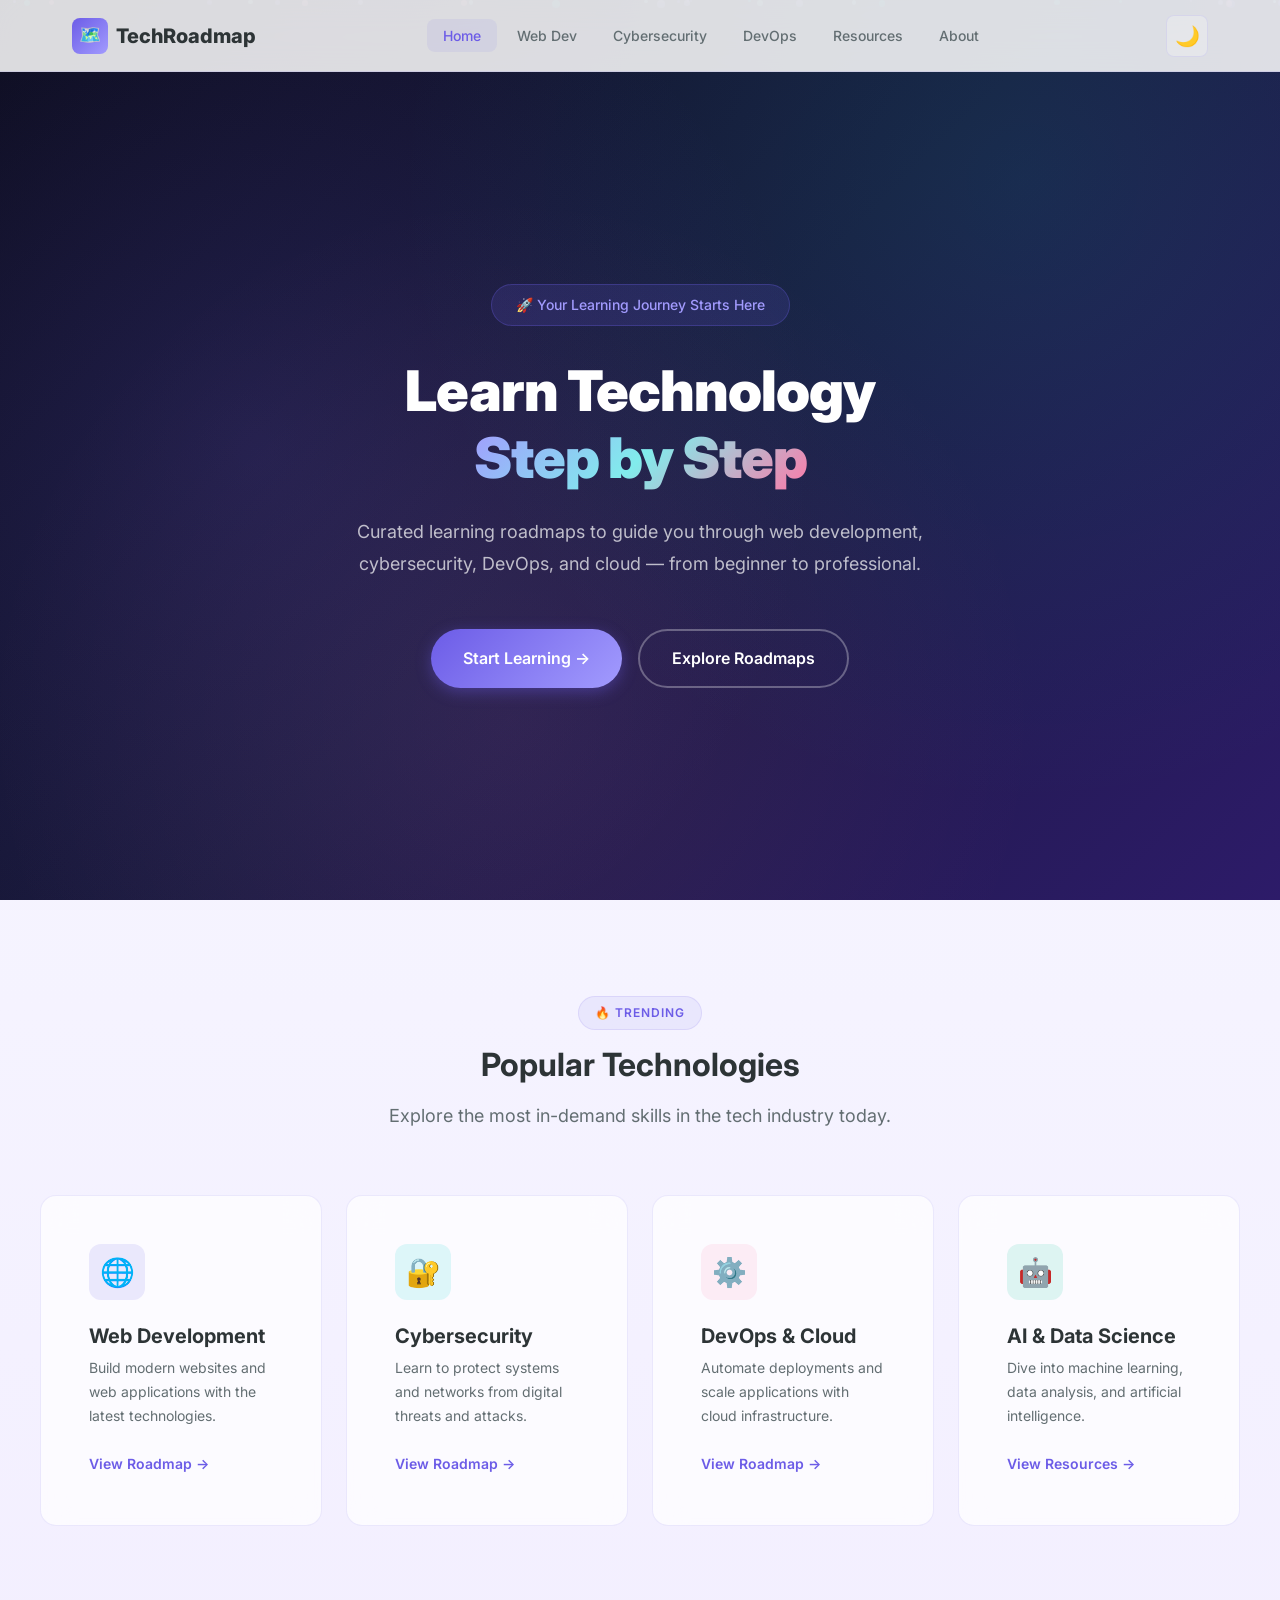
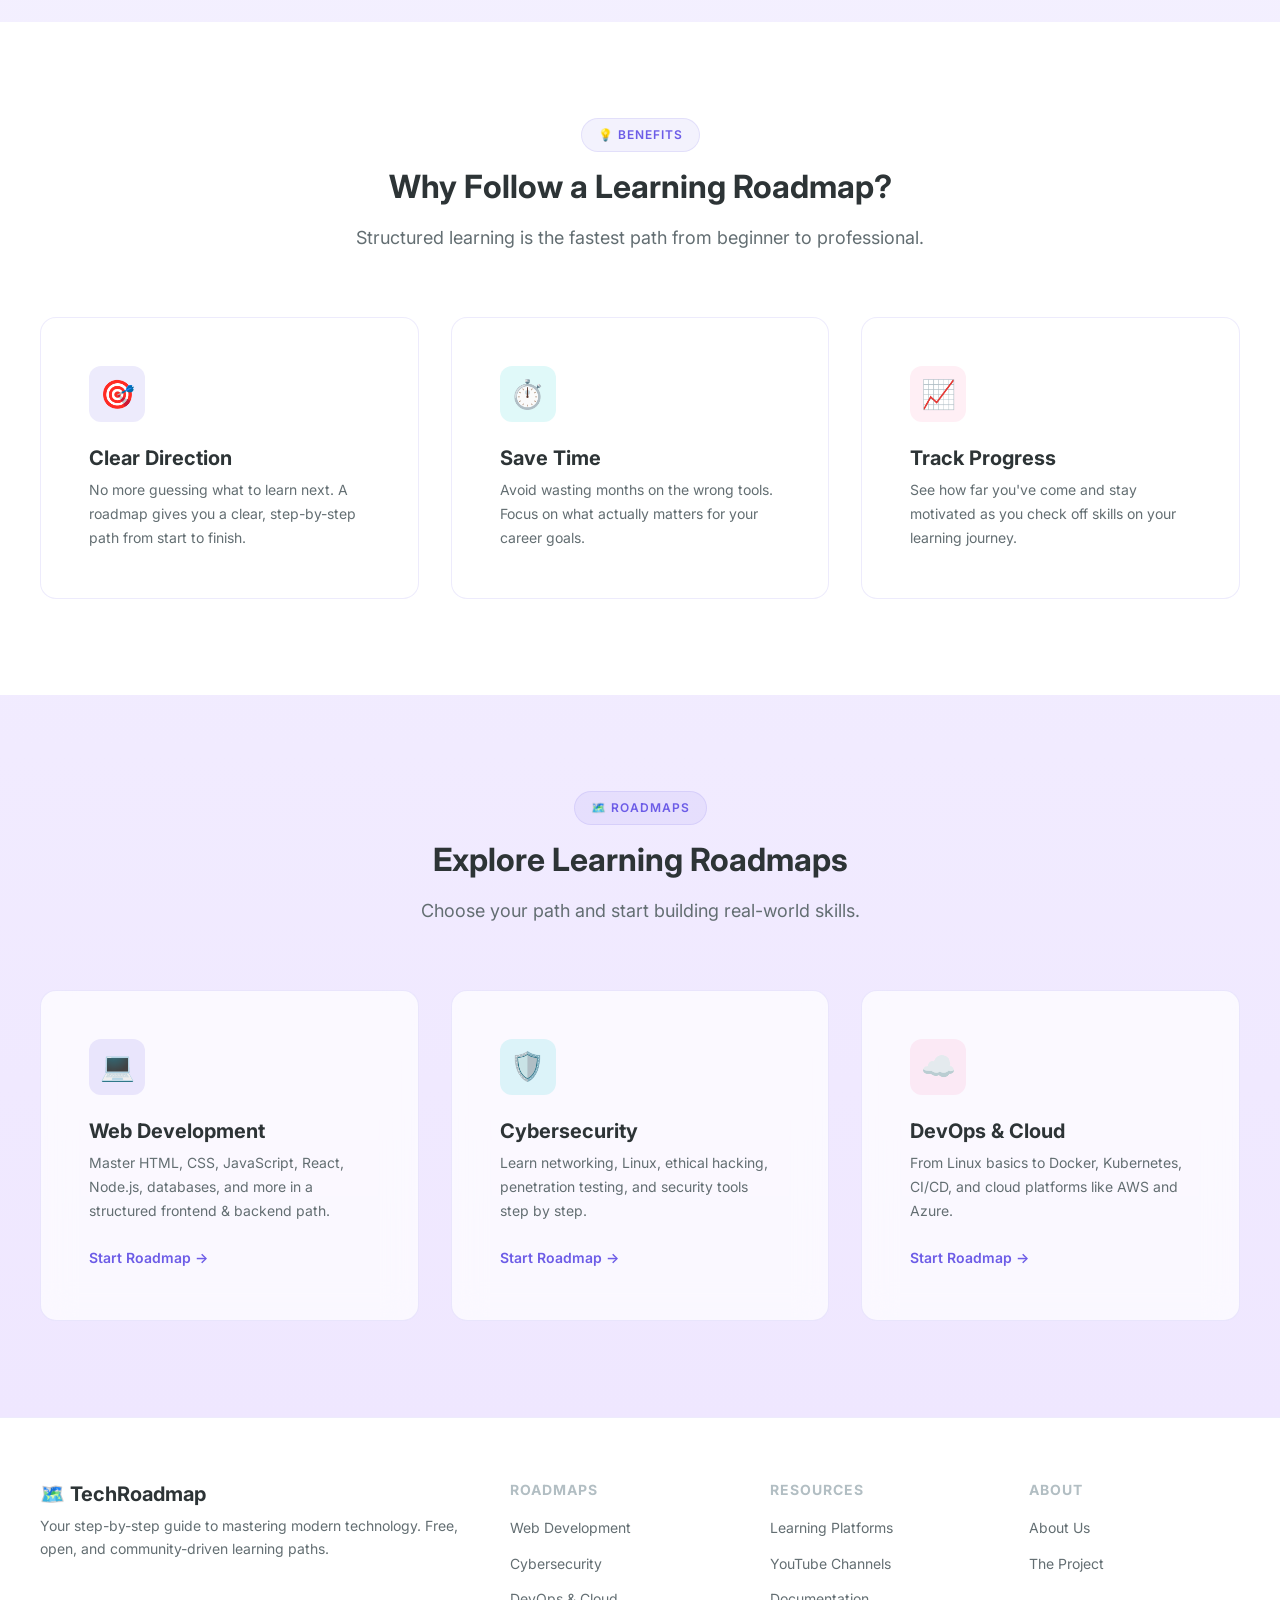
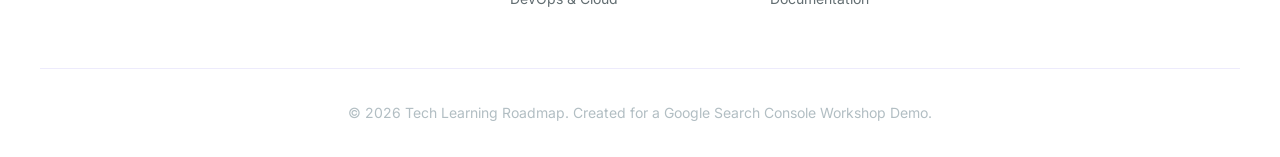
<file: index.html>
<!DOCTYPE html>
<html lang="en">
<head>
  <meta charset="UTF-8">
  <meta name="viewport" content="width=device-width, initial-scale=1.0">
  <meta name="description" content="Tech Learning Roadmap — Your step-by-step guide to mastering web development, cybersecurity, DevOps, and cloud technologies. Start your tech journey today.">
  <title>Tech Learning Roadmap — Learn Technology Step by Step</title>
  <meta name="google-site-verification" content="60eoRB7h-Z2ErChUSaQ7gJw0qA7NE5M7zNXbEzbVHx4" />
  <meta name="keywords" content="web development roadmap, cybersecurity roadmap, learn programming">
    <meta name="author" content="Mohamed Soheib Laaraf">
    <meta name="viewport" content="width=device-width, initial-scale=1.0">
    <meta name="robots" content="index, follow">
  <link rel="stylesheet" href="styles.css">
  <link rel="icon" href="data:image/svg+xml,<svg xmlns='http://www.w3.org/2000/svg' viewBox='0 0 100 100'><text y='.9em' font-size='90'>🗺️</text></svg>">
</head>
<body>

  <!-- Scroll Progress -->
  <div id="scroll-progress"></div>

  <!-- Navigation -->
  <nav class="navbar" id="navbar">
    <div class="nav-container">
      <a href="index.html" class="nav-logo">
        <span class="logo-icon">🗺️</span>
        TechRoadmap
      </a>
      <ul class="nav-links" id="nav-links">
        <li><a href="index.html">Home</a></li>
        <li><a href="web-development.html">Web Dev</a></li>
        <li><a href="cybersecurity.html">Cybersecurity</a></li>
        <li><a href="devops.html">DevOps</a></li>
        <li><a href="resources.html">Resources</a></li>
        <li><a href="about.html">About</a></li>
      </ul>
      <div class="nav-actions">
        <button class="theme-toggle" id="theme-toggle" aria-label="Toggle dark mode">🌙</button>
        <button class="hamburger" id="hamburger" aria-label="Toggle navigation">
          <span></span><span></span><span></span>
        </button>
      </div>
    </div>
  </nav>
  <div class="nav-overlay" id="nav-overlay"></div>

  <!-- Hero Section -->
  <section class="hero" id="hero">
    <div class="particles"></div>
    <div class="hero-content">
      <div class="hero-badge">🚀 Your Learning Journey Starts Here</div>
      <h1>Learn Technology<br><span class="gradient-text">Step by Step</span></h1>
      <p>Curated learning roadmaps to guide you through web development, cybersecurity, DevOps, and cloud — from beginner to professional.</p>
      <div class="hero-buttons">
        <a href="web-development.html" class="btn btn-primary">Start Learning →</a>
        <a href="#roadmaps" class="btn btn-outline">Explore Roadmaps</a>
      </div>
    </div>
  </section>

  <!-- Popular Technologies -->
  <section class="section" id="technologies">
    <div class="container">
      <div class="section-header reveal">
        <span class="section-badge">🔥 Trending</span>
        <h2>Popular Technologies</h2>
        <p>Explore the most in-demand skills in the tech industry today.</p>
      </div>
      <div class="grid-4">
        <div class="card reveal delay-1" id="tech-web">
          <div class="card-icon purple">🌐</div>
          <h3>Web Development</h3>
          <p>Build modern websites and web applications with the latest technologies.</p>
          <a href="web-development.html" class="card-link">View Roadmap →</a>
        </div>
        <div class="card reveal delay-2" id="tech-cyber">
          <div class="card-icon teal">🔐</div>
          <h3>Cybersecurity</h3>
          <p>Learn to protect systems and networks from digital threats and attacks.</p>
          <a href="cybersecurity.html" class="card-link">View Roadmap →</a>
        </div>
        <div class="card reveal delay-3" id="tech-devops">
          <div class="card-icon pink">⚙️</div>
          <h3>DevOps & Cloud</h3>
          <p>Automate deployments and scale applications with cloud infrastructure.</p>
          <a href="devops.html" class="card-link">View Roadmap →</a>
        </div>
        <div class="card reveal delay-4" id="tech-ai">
          <div class="card-icon green">🤖</div>
          <h3>AI & Data Science</h3>
          <p>Dive into machine learning, data analysis, and artificial intelligence.</p>
          <a href="resources.html" class="card-link">View Resources →</a>
        </div>
      </div>
    </div>
  </section>

  <!-- Why Learning Roadmaps -->
  <section class="section" id="why-roadmap" style="background: var(--bg-secondary);">
    <div class="container">
      <div class="section-header reveal">
        <span class="section-badge">💡 Benefits</span>
        <h2>Why Follow a Learning Roadmap?</h2>
        <p>Structured learning is the fastest path from beginner to professional.</p>
      </div>
      <div class="grid-3">
        <div class="card reveal delay-1" id="benefit-1">
          <div class="card-icon purple">🎯</div>
          <h3>Clear Direction</h3>
          <p>No more guessing what to learn next. A roadmap gives you a clear, step-by-step path from start to finish.</p>
        </div>
        <div class="card reveal delay-2" id="benefit-2">
          <div class="card-icon teal">⏱️</div>
          <h3>Save Time</h3>
          <p>Avoid wasting months on the wrong tools. Focus on what actually matters for your career goals.</p>
        </div>
        <div class="card reveal delay-3" id="benefit-3">
          <div class="card-icon pink">📈</div>
          <h3>Track Progress</h3>
          <p>See how far you've come and stay motivated as you check off skills on your learning journey.</p>
        </div>
      </div>
    </div>
  </section>

  <!-- Explore Roadmaps -->
  <section class="section" id="roadmaps">
    <div class="container">
      <div class="section-header reveal">
        <span class="section-badge">🗺️ Roadmaps</span>
        <h2>Explore Learning Roadmaps</h2>
        <p>Choose your path and start building real-world skills.</p>
      </div>
      <div class="grid-3">
        <div class="card reveal delay-1" id="roadmap-web">
          <div class="card-icon purple">💻</div>
          <h3>Web Development</h3>
          <p>Master HTML, CSS, JavaScript, React, Node.js, databases, and more in a structured frontend & backend path.</p>
          <a href="web-development.html" class="card-link">Start Roadmap →</a>
        </div>
        <div class="card reveal delay-2" id="roadmap-cyber">
          <div class="card-icon teal">🛡️</div>
          <h3>Cybersecurity</h3>
          <p>Learn networking, Linux, ethical hacking, penetration testing, and security tools step by step.</p>
          <a href="cybersecurity.html" class="card-link">Start Roadmap →</a>
        </div>
        <div class="card reveal delay-3" id="roadmap-devops">
          <div class="card-icon pink">☁️</div>
          <h3>DevOps & Cloud</h3>
          <p>From Linux basics to Docker, Kubernetes, CI/CD, and cloud platforms like AWS and Azure.</p>
          <a href="devops.html" class="card-link">Start Roadmap →</a>
        </div>
      </div>
    </div>
  </section>

  <!-- Footer -->
  <footer class="footer">
    <div class="footer-grid">
      <div class="footer-brand">
        <h3>🗺️ TechRoadmap</h3>
        <p>Your step-by-step guide to mastering modern technology. Free, open, and community-driven learning paths.</p>
      </div>
      <div class="footer-col">
        <h4>Roadmaps</h4>
        <ul>
          <li><a href="web-development.html">Web Development</a></li>
          <li><a href="cybersecurity.html">Cybersecurity</a></li>
          <li><a href="devops.html">DevOps & Cloud</a></li>
        </ul>
      </div>
      <div class="footer-col">
        <h4>Resources</h4>
        <ul>
          <li><a href="resources.html">Learning Platforms</a></li>
          <li><a href="resources.html">YouTube Channels</a></li>
          <li><a href="resources.html">Documentation</a></li>
        </ul>
      </div>
      <div class="footer-col">
        <h4>About</h4>
        <ul>
          <li><a href="about.html">About Us</a></li>
          <li><a href="about.html">The Project</a></li>
        </ul>
      </div>
    </div>
    <div class="footer-bottom">
      <p>&copy; 2026 Tech Learning Roadmap. Created for a Google Search Console Workshop Demo.</p>
    </div>
  </footer>

  <script src="script.js"></script>
</body>
</html>
</file>
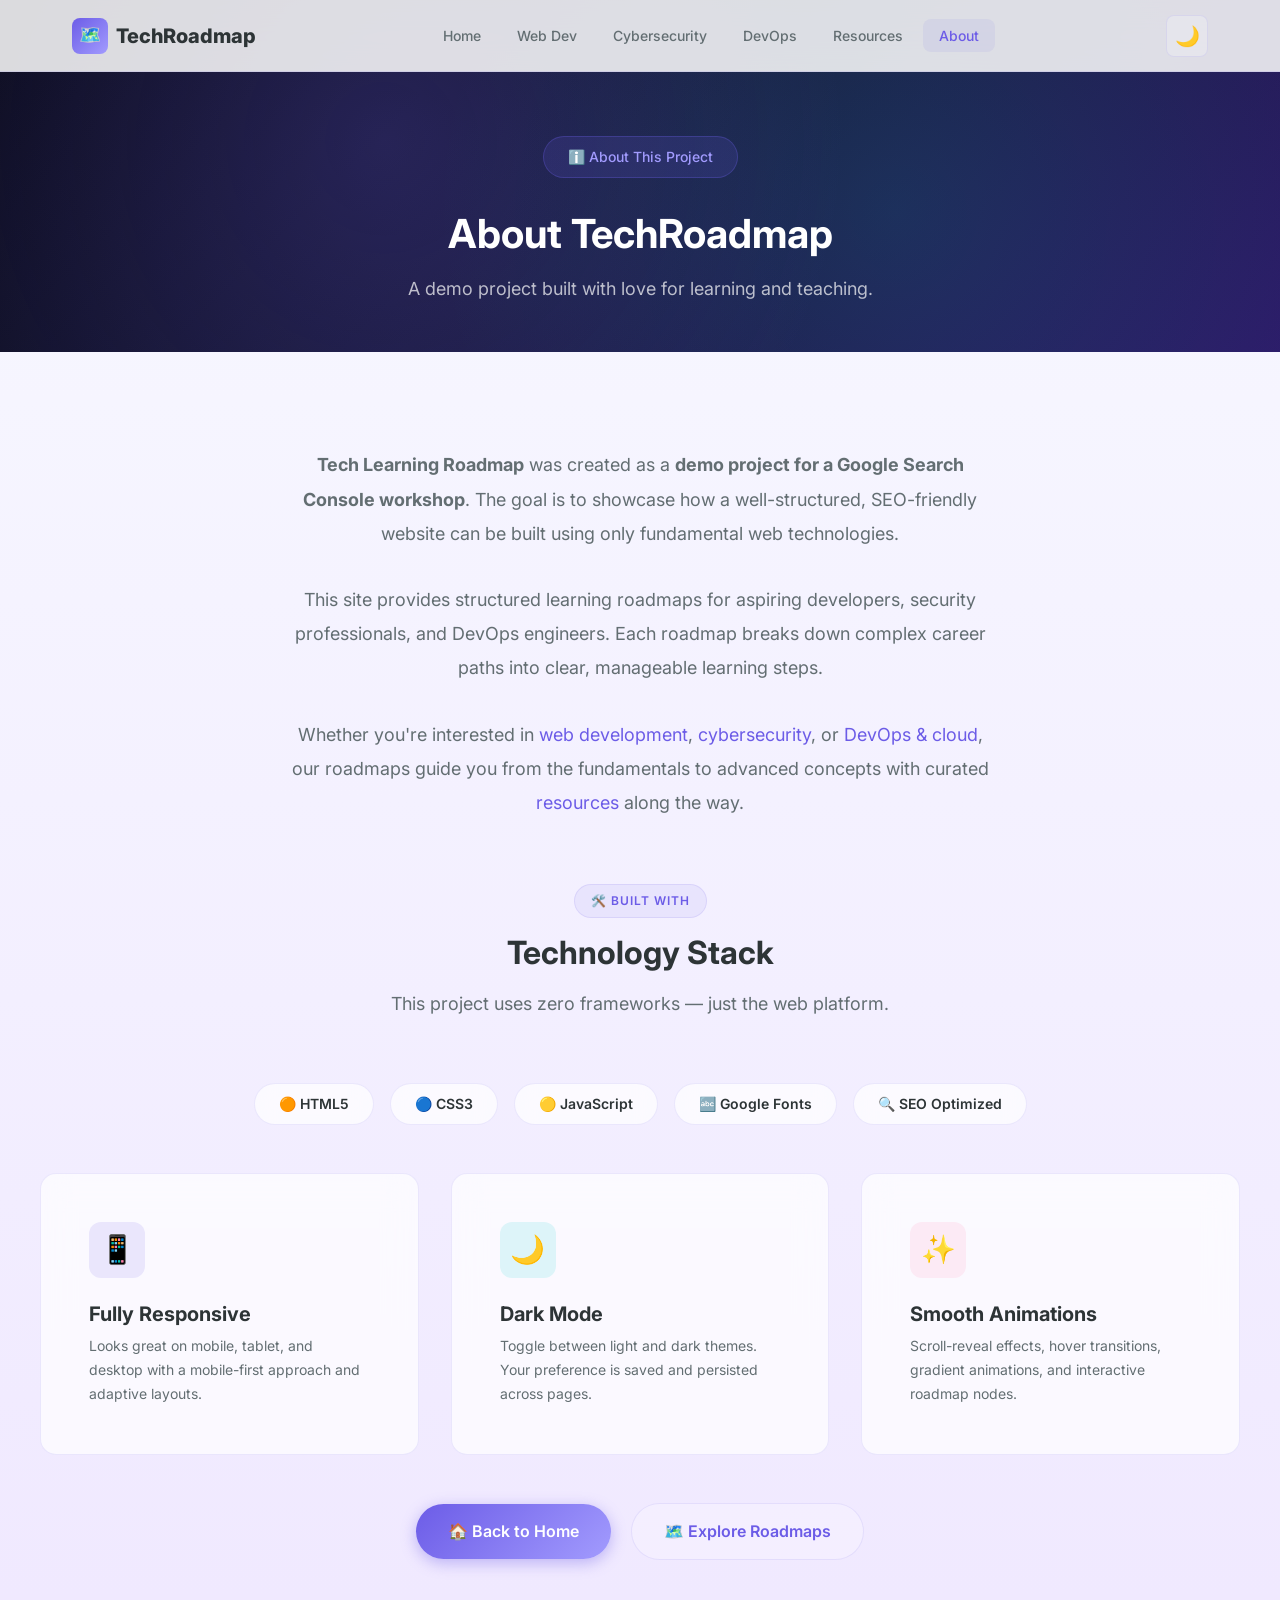
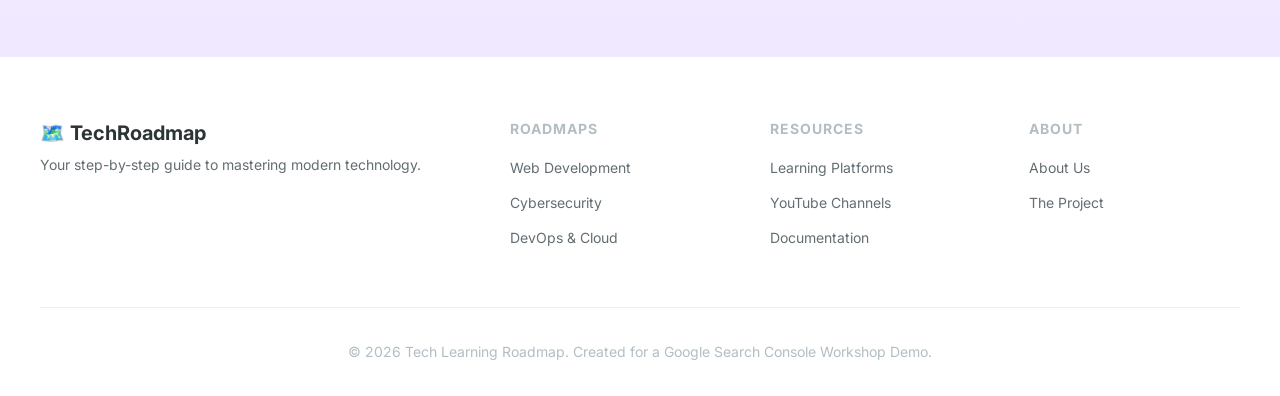
<file: about.html>
<!DOCTYPE html>
<html lang="en">

<head>
    <meta charset="UTF-8">
    <meta name="viewport" content="width=device-width, initial-scale=1.0">
    <meta name="description"
        content="About Tech Learning Roadmap — A demo project created for a Google Search Console workshop, built with HTML, CSS, and JavaScript.">
    <title>About — Tech Learning Roadmap</title>
    <link rel="stylesheet" href="styles.css">
    <link rel="icon"
        href="data:image/svg+xml,<svg xmlns='http://www.w3.org/2000/svg' viewBox='0 0 100 100'><text y='.9em' font-size='90'>🗺️</text></svg>">
</head>

<body>

    <div id="scroll-progress"></div>

    <!-- Navigation -->
    <nav class="navbar" id="navbar">
        <div class="nav-container">
            <a href="index.html" class="nav-logo">
                <span class="logo-icon">🗺️</span>
                TechRoadmap
            </a>
            <ul class="nav-links" id="nav-links">
                <li><a href="index.html">Home</a></li>
                <li><a href="web-development.html">Web Dev</a></li>
                <li><a href="cybersecurity.html">Cybersecurity</a></li>
                <li><a href="devops.html">DevOps</a></li>
                <li><a href="resources.html">Resources</a></li>
                <li><a href="about.html">About</a></li>
            </ul>
            <div class="nav-actions">
                <button class="theme-toggle" id="theme-toggle" aria-label="Toggle dark mode">🌙</button>
                <button class="hamburger" id="hamburger" aria-label="Toggle navigation">
                    <span></span><span></span><span></span>
                </button>
            </div>
        </div>
    </nav>
    <div class="nav-overlay" id="nav-overlay"></div>

    <!-- Page Hero -->
    <section class="page-hero" style="display: flex; justify-content: center; align-items: center; text-align: center;">
        <div class="hero-content">
            <div class="hero-badge">ℹ️ About This Project</div>
            <h1>About <span class="gradient-text">TechRoadmap</span></h1>
            <p>A demo project built with love for learning and teaching.</p>
        </div>
    </section>

    <!-- About Content -->
    <section class="section">
        <div class="container">
            <div class="about-content reveal">
                <p>
                    <strong>Tech Learning Roadmap</strong> was created as a <strong>demo project for a Google Search
                        Console workshop</strong>. The goal is to showcase how a well-structured, SEO-friendly website
                    can be built using only fundamental web technologies.
                </p>
                <p>
                    This site provides structured learning roadmaps for aspiring developers, security professionals, and
                    DevOps engineers. Each roadmap breaks down complex career paths into clear, manageable learning
                    steps.
                </p>
                <p>
                    Whether you're interested in <a href="web-development.html">web development</a>, <a
                        href="cybersecurity.html">cybersecurity</a>, or <a href="devops.html">DevOps & cloud</a>, our
                    roadmaps guide you from the fundamentals to advanced concepts with curated <a
                        href="resources.html">resources</a> along the way.
                </p>
            </div>

            <!-- Tech Stack -->
            <div class="text-center reveal" style="margin-top: var(--space-3xl);">
                <div class="section-header">
                    <span class="section-badge">🛠️ Built With</span>
                    <h2>Technology Stack</h2>
                    <p>This project uses zero frameworks — just the web platform.</p>
                </div>
                <div class="tech-badges">
                    <span class="tech-badge" id="badge-html">🟠 HTML5</span>
                    <span class="tech-badge" id="badge-css">🔵 CSS3</span>
                    <span class="tech-badge" id="badge-js">🟡 JavaScript</span>
                    <span class="tech-badge" id="badge-fonts">🔤 Google Fonts</span>
                    <span class="tech-badge" id="badge-seo">🔍 SEO Optimized</span>
                </div>
            </div>

            <!-- Features List -->
            <div class="grid-3 mt-3">
                <div class="card reveal delay-1" id="feature-responsive">
                    <div class="card-icon purple">📱</div>
                    <h3>Fully Responsive</h3>
                    <p>Looks great on mobile, tablet, and desktop with a mobile-first approach and adaptive layouts.</p>
                </div>
                <div class="card reveal delay-2" id="feature-darkmode">
                    <div class="card-icon teal">🌙</div>
                    <h3>Dark Mode</h3>
                    <p>Toggle between light and dark themes. Your preference is saved and persisted across pages.</p>
                </div>
                <div class="card reveal delay-3" id="feature-animations">
                    <div class="card-icon pink">✨</div>
                    <h3>Smooth Animations</h3>
                    <p>Scroll-reveal effects, hover transitions, gradient animations, and interactive roadmap nodes.</p>
                </div>
            </div>

            <!-- CTA -->
            <div class="text-center mt-3 reveal">
                <a href="index.html" class="btn btn-primary">🏠 Back to Home</a>
                <a href="web-development.html" class="btn btn-secondary" style="margin-left: var(--space-md);">🗺️
                    Explore Roadmaps</a>
            </div>

        </div>
    </section>

    <!-- Footer -->
    <footer class="footer">
        <div class="footer-grid">
            <div class="footer-brand">
                <h3>🗺️ TechRoadmap</h3>
                <p>Your step-by-step guide to mastering modern technology.</p>
            </div>
            <div class="footer-col">
                <h4>Roadmaps</h4>
                <ul>
                    <li><a href="web-development.html">Web Development</a></li>
                    <li><a href="cybersecurity.html">Cybersecurity</a></li>
                    <li><a href="devops.html">DevOps & Cloud</a></li>
                </ul>
            </div>
            <div class="footer-col">
                <h4>Resources</h4>
                <ul>
                    <li><a href="resources.html">Learning Platforms</a></li>
                    <li><a href="resources.html">YouTube Channels</a></li>
                    <li><a href="resources.html">Documentation</a></li>
                </ul>
            </div>
            <div class="footer-col">
                <h4>About</h4>
                <ul>
                    <li><a href="about.html">About Us</a></li>
                    <li><a href="about.html">The Project</a></li>
                </ul>
            </div>
        </div>
        <div class="footer-bottom">
            <p>&copy; 2026 Tech Learning Roadmap. Created for a Google Search Console Workshop Demo.</p>
        </div>
    </footer>

    <script src="script.js"></script>
</body>

</html>
</file>
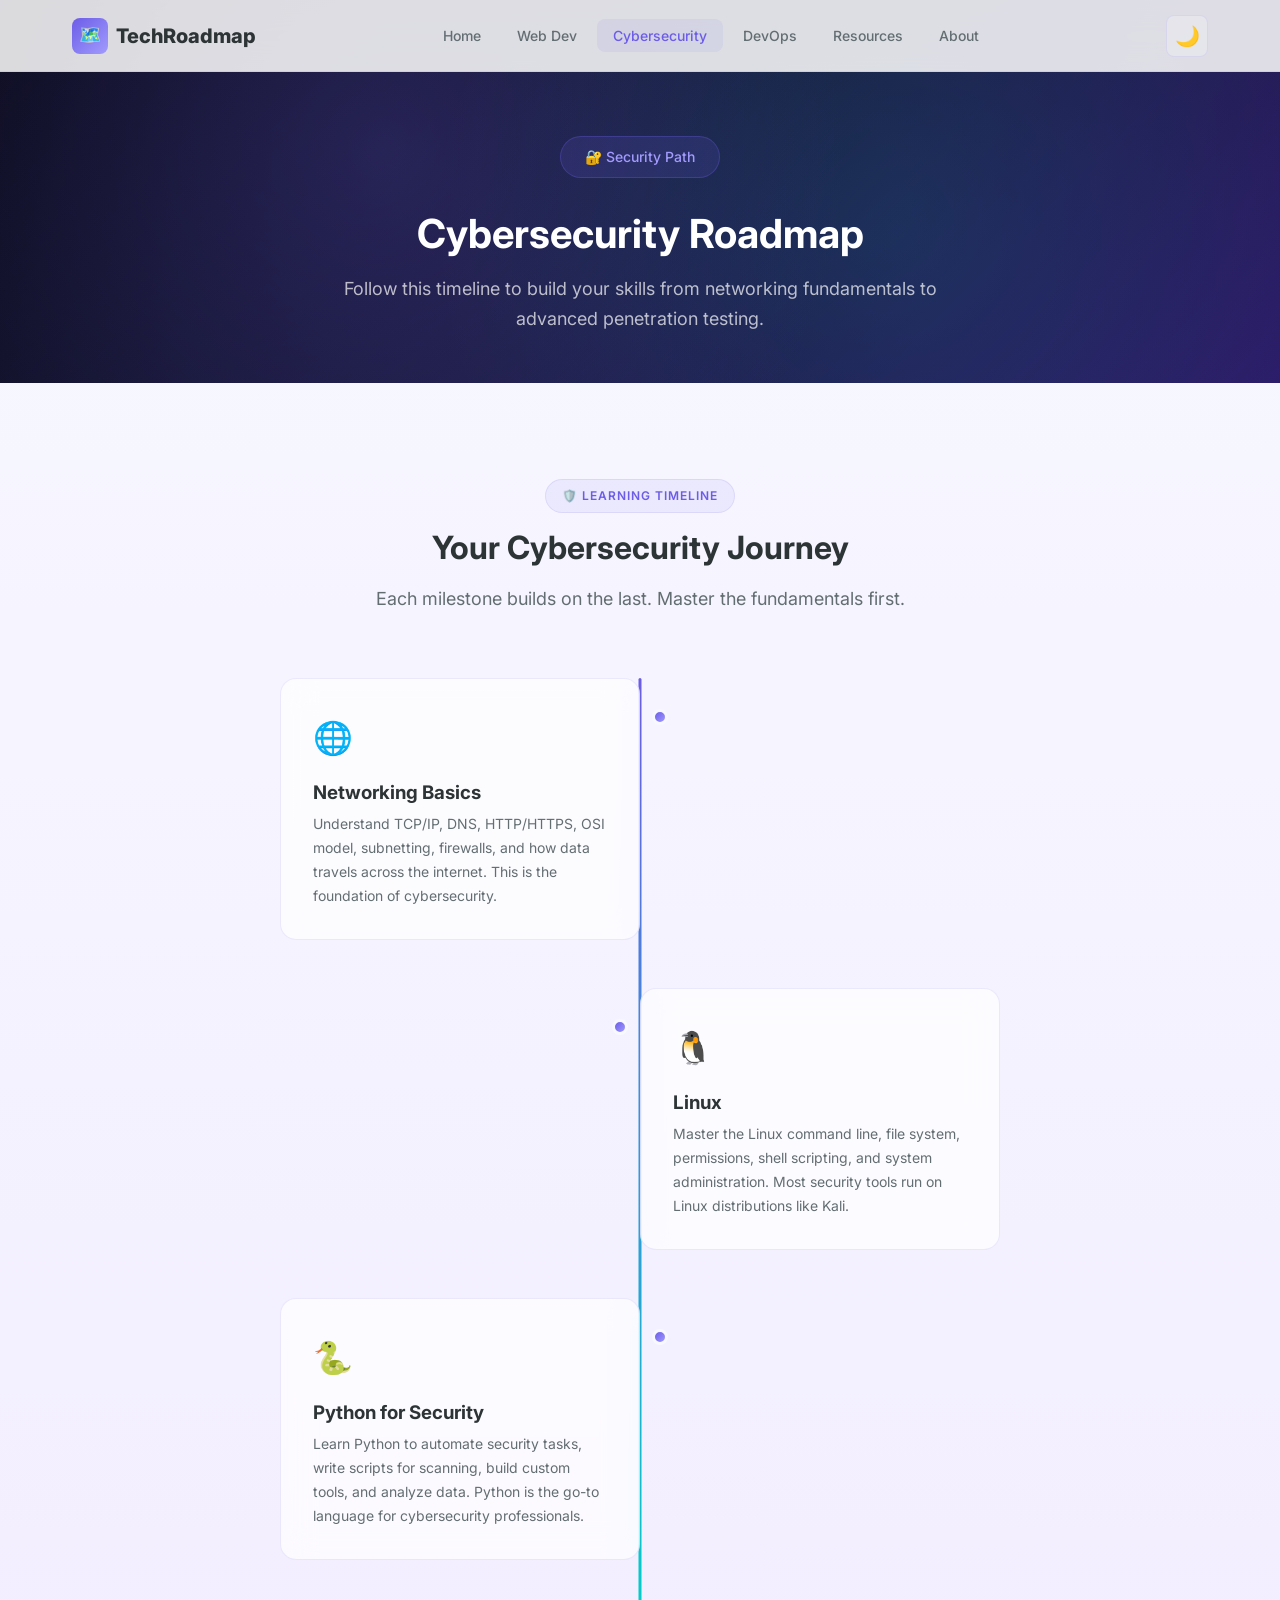
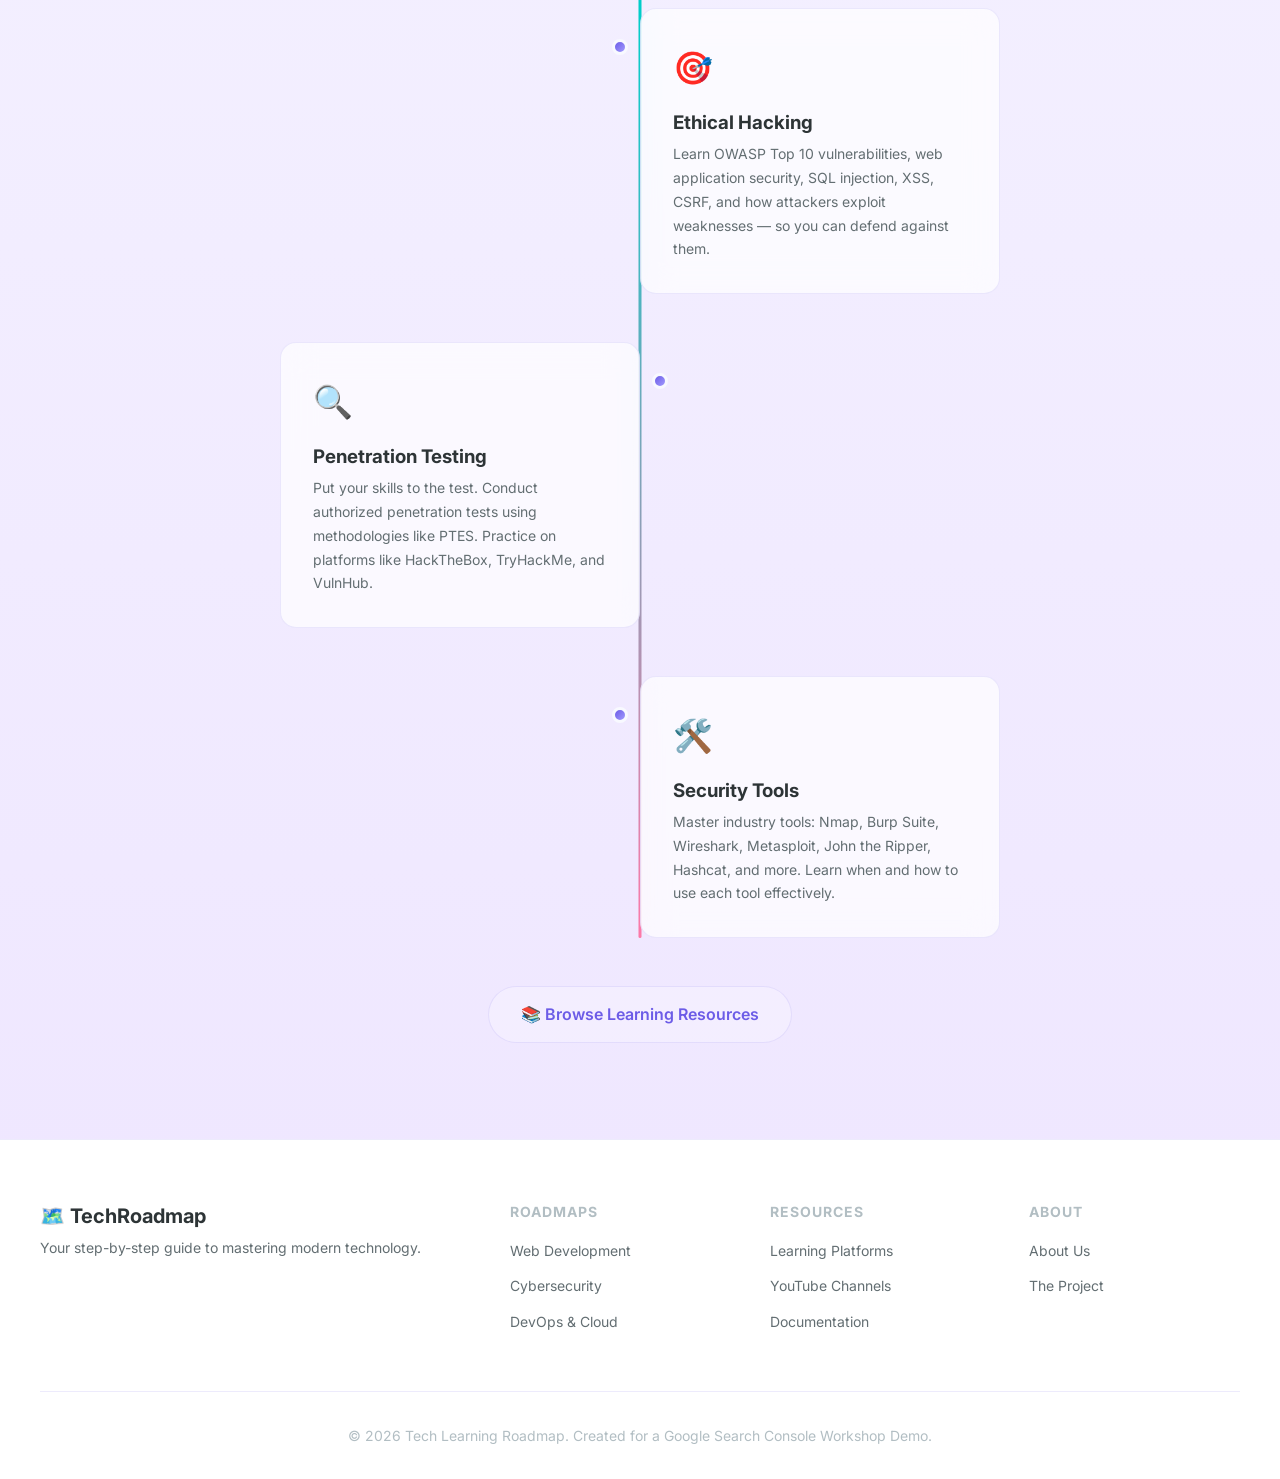
<file: cybersecurity.html>
<!DOCTYPE html>
<html lang="en">

<head>
    <meta charset="UTF-8">
    <meta name="viewport" content="width=device-width, initial-scale=1.0">
    <meta name="description"
        content="Cybersecurity Roadmap — Learn networking, Linux, Python, ethical hacking, penetration testing, and security tools in a structured learning path.">
    <title>Cybersecurity Roadmap — Tech Learning Roadmap</title>
    <link rel="stylesheet" href="styles.css">
    <link rel="icon"
        href="data:image/svg+xml,<svg xmlns='http://www.w3.org/2000/svg' viewBox='0 0 100 100'><text y='.9em' font-size='90'>🗺️</text></svg>">
</head>

<body>

    <div id="scroll-progress"></div>

    <!-- Navigation -->
    <nav class="navbar" id="navbar">
        <div class="nav-container">
            <a href="index.html" class="nav-logo">
                <span class="logo-icon">🗺️</span>
                TechRoadmap
            </a>
            <ul class="nav-links" id="nav-links">
                <li><a href="index.html">Home</a></li>
                <li><a href="web-development.html">Web Dev</a></li>
                <li><a href="cybersecurity.html">Cybersecurity</a></li>
                <li><a href="devops.html">DevOps</a></li>
                <li><a href="resources.html">Resources</a></li>
                <li><a href="about.html">About</a></li>
            </ul>
            <div class="nav-actions">
                <button class="theme-toggle" id="theme-toggle" aria-label="Toggle dark mode">🌙</button>
                <button class="hamburger" id="hamburger" aria-label="Toggle navigation">
                    <span></span><span></span><span></span>
                </button>
            </div>
        </div>
    </nav>
    <div class="nav-overlay" id="nav-overlay"></div>

    <!-- Page Hero -->
    <section class="page-hero" style="display: flex; justify-content: center; align-items: center; text-align: center;">
        <div class="hero-content">
            <div class="hero-badge">🔐 Security Path</div>
            <h1>Cybersecurity <span class="gradient-text">Roadmap</span></h1>
            <p>Follow this timeline to build your skills from networking fundamentals to advanced penetration testing.
            </p>
        </div>
    </section>

    <!-- Timeline Roadmap -->
    <section class="section">
        <div class="container">

            <div class="section-header reveal">
                <span class="section-badge">🛡️ Learning Timeline</span>
                <h2>Your Cybersecurity Journey</h2>
                <p>Each milestone builds on the last. Master the fundamentals first.</p>
            </div>

            <div class="timeline">

                <!-- Step 1 -->
                <div class="timeline-item reveal-left delay-1" id="cyber-networking">
                    <div class="item-icon">🌐</div>
                    <h3>Networking Basics</h3>
                    <p>Understand TCP/IP, DNS, HTTP/HTTPS, OSI model, subnetting, firewalls, and how data travels across
                        the internet. This is the foundation of cybersecurity.</p>
                </div>

                <!-- Step 2 -->
                <div class="timeline-item reveal-right delay-2" id="cyber-linux">
                    <div class="item-icon">🐧</div>
                    <h3>Linux</h3>
                    <p>Master the Linux command line, file system, permissions, shell scripting, and system
                        administration. Most security tools run on Linux distributions like Kali.</p>
                </div>

                <!-- Step 3 -->
                <div class="timeline-item reveal-left delay-3" id="cyber-python">
                    <div class="item-icon">🐍</div>
                    <h3>Python for Security</h3>
                    <p>Learn Python to automate security tasks, write scripts for scanning, build custom tools, and
                        analyze data. Python is the go-to language for cybersecurity professionals.</p>
                </div>

                <!-- Step 4 -->
                <div class="timeline-item reveal-right delay-4" id="cyber-hacking">
                    <div class="item-icon">🎯</div>
                    <h3>Ethical Hacking</h3>
                    <p>Learn OWASP Top 10 vulnerabilities, web application security, SQL injection, XSS, CSRF, and how
                        attackers exploit weaknesses — so you can defend against them.</p>
                </div>

                <!-- Step 5 -->
                <div class="timeline-item reveal-left delay-5" id="cyber-pentest">
                    <div class="item-icon">🔍</div>
                    <h3>Penetration Testing</h3>
                    <p>Put your skills to the test. Conduct authorized penetration tests using methodologies like PTES.
                        Practice on platforms like HackTheBox, TryHackMe, and VulnHub.</p>
                </div>

                <!-- Step 6 -->
                <div class="timeline-item reveal-right delay-1" id="cyber-tools">
                    <div class="item-icon">🛠️</div>
                    <h3>Security Tools</h3>
                    <p>Master industry tools: Nmap, Burp Suite, Wireshark, Metasploit, John the Ripper, Hashcat, and
                        more. Learn when and how to use each tool effectively.</p>
                </div>

            </div>

            <!-- CTA -->
            <div class="text-center mt-3 reveal">
                <a href="resources.html" class="btn btn-secondary">📚 Browse Learning Resources</a>
            </div>

        </div>
    </section>

    <!-- Footer -->
    <footer class="footer">
        <div class="footer-grid">
            <div class="footer-brand">
                <h3>🗺️ TechRoadmap</h3>
                <p>Your step-by-step guide to mastering modern technology.</p>
            </div>
            <div class="footer-col">
                <h4>Roadmaps</h4>
                <ul>
                    <li><a href="web-development.html">Web Development</a></li>
                    <li><a href="cybersecurity.html">Cybersecurity</a></li>
                    <li><a href="devops.html">DevOps & Cloud</a></li>
                </ul>
            </div>
            <div class="footer-col">
                <h4>Resources</h4>
                <ul>
                    <li><a href="resources.html">Learning Platforms</a></li>
                    <li><a href="resources.html">YouTube Channels</a></li>
                    <li><a href="resources.html">Documentation</a></li>
                </ul>
            </div>
            <div class="footer-col">
                <h4>About</h4>
                <ul>
                    <li><a href="about.html">About Us</a></li>
                    <li><a href="about.html">The Project</a></li>
                </ul>
            </div>
        </div>
        <div class="footer-bottom">
            <p>&copy; 2026 Tech Learning Roadmap. Created for a Google Search Console Workshop Demo.</p>
        </div>
    </footer>

    <script src="script.js"></script>
</body>

</html>
</file>
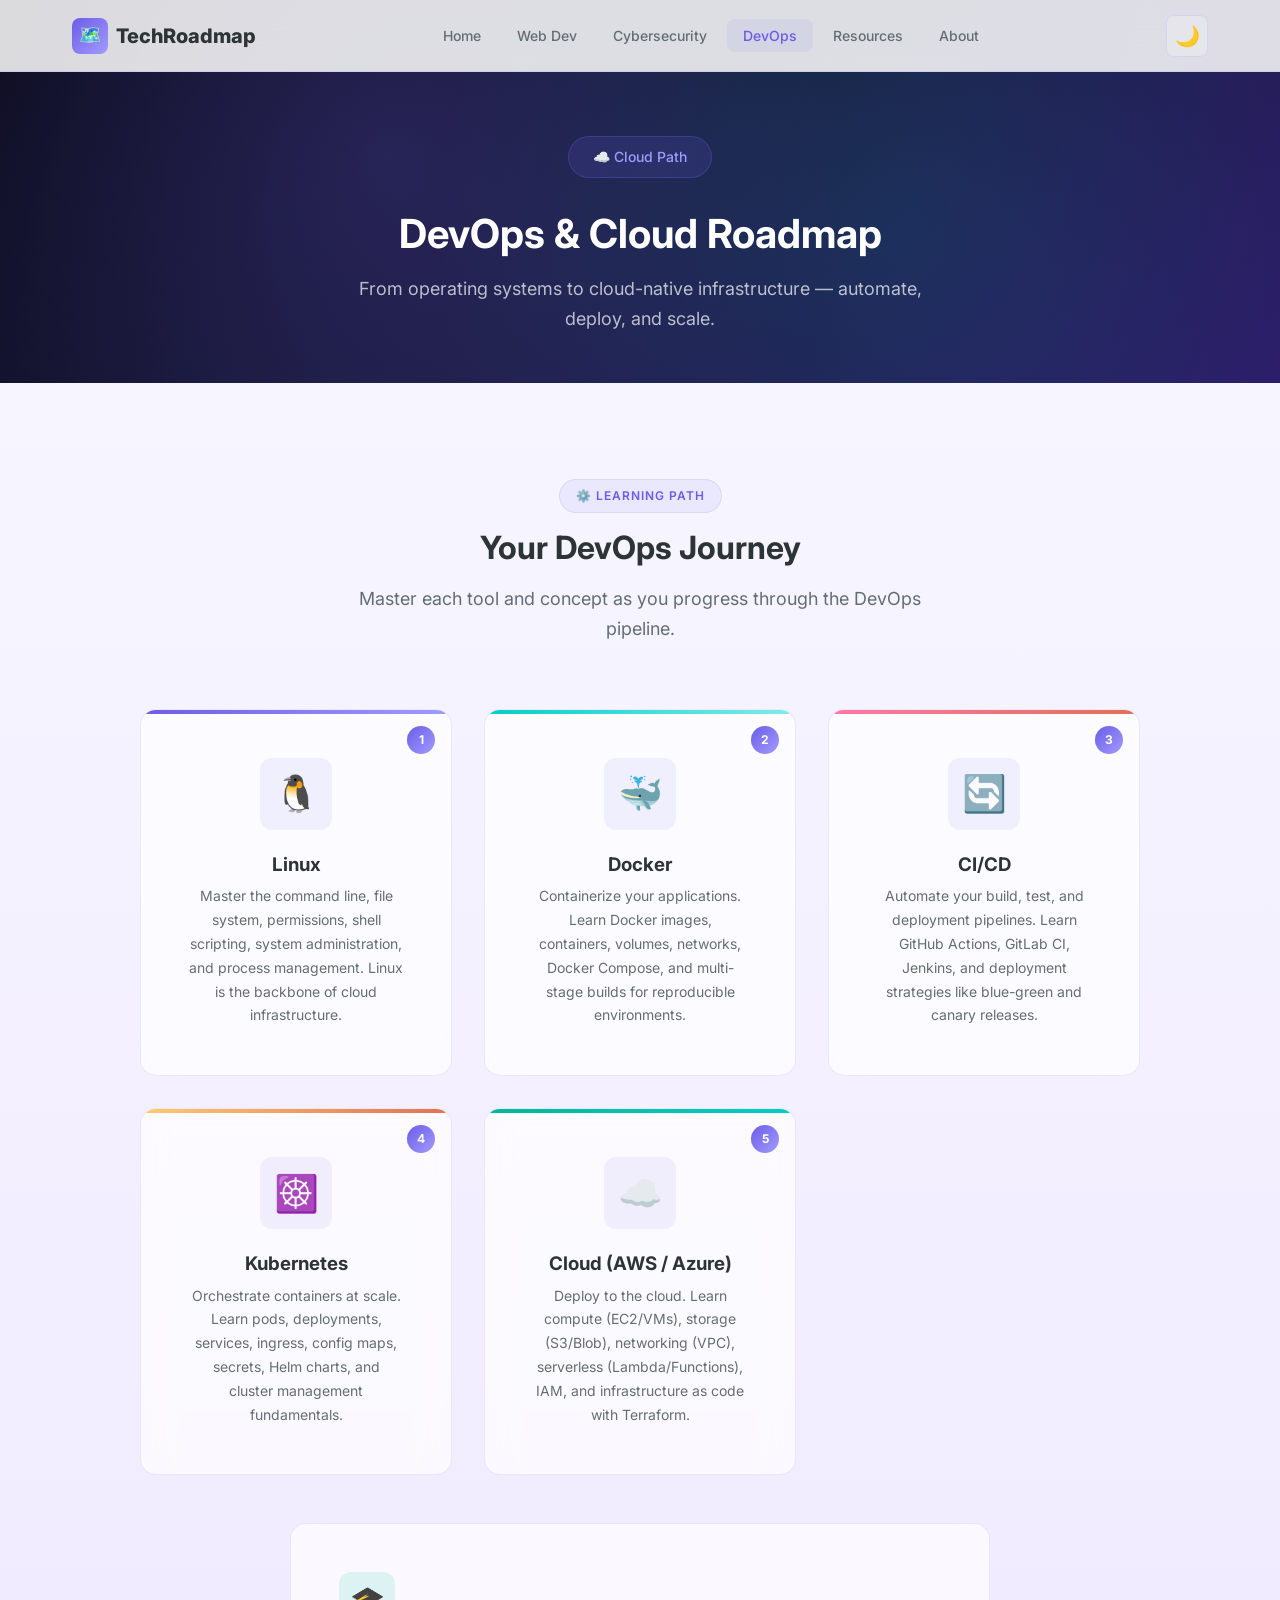
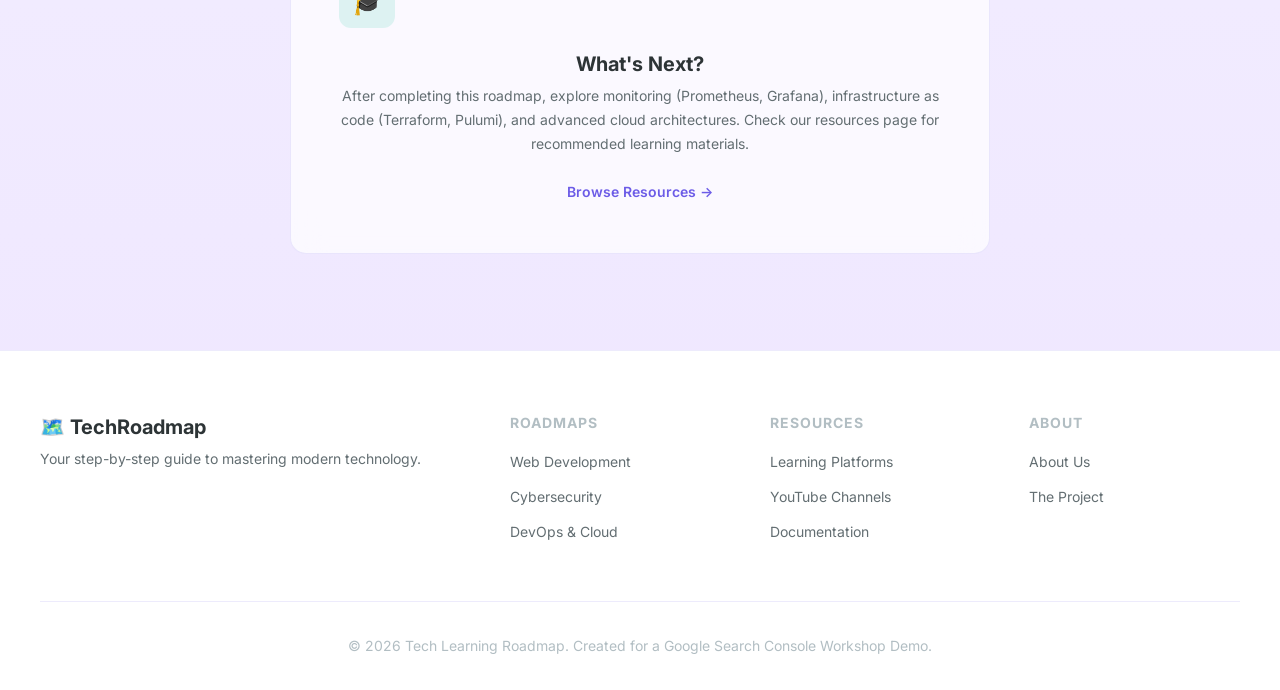
<file: devops.html>
<!DOCTYPE html>
<html lang="en">

<head>
    <meta charset="UTF-8">
    <meta name="viewport" content="width=device-width, initial-scale=1.0">
    <meta name="description"
        content="DevOps & Cloud Roadmap — Learn Linux, Docker, CI/CD, Kubernetes, and cloud platforms like AWS and Azure in a structured path.">
    <title>DevOps & Cloud Roadmap — Tech Learning Roadmap</title>
    <link rel="stylesheet" href="styles.css">
    <link rel="icon"
        href="data:image/svg+xml,<svg xmlns='http://www.w3.org/2000/svg' viewBox='0 0 100 100'><text y='.9em' font-size='90'>🗺️</text></svg>">
</head>

<body>

    <div id="scroll-progress"></div>

    <!-- Navigation -->
    <nav class="navbar" id="navbar">
        <div class="nav-container">
            <a href="index.html" class="nav-logo">
                <span class="logo-icon">🗺️</span>
                TechRoadmap
            </a>
            <ul class="nav-links" id="nav-links">
                <li><a href="index.html">Home</a></li>
                <li><a href="web-development.html">Web Dev</a></li>
                <li><a href="cybersecurity.html">Cybersecurity</a></li>
                <li><a href="devops.html">DevOps</a></li>
                <li><a href="resources.html">Resources</a></li>
                <li><a href="about.html">About</a></li>
            </ul>
            <div class="nav-actions">
                <button class="theme-toggle" id="theme-toggle" aria-label="Toggle dark mode">🌙</button>
                <button class="hamburger" id="hamburger" aria-label="Toggle navigation">
                    <span></span><span></span><span></span>
                </button>
            </div>
        </div>
    </nav>
    <div class="nav-overlay" id="nav-overlay"></div>

    <!-- Page Hero -->
    <section class="page-hero" style="display: flex; justify-content: center; align-items: center; text-align: center;">
        <div class="hero-content">
            <div class="hero-badge">☁️ Cloud Path</div>
            <h1>DevOps & Cloud <span class="gradient-text">Roadmap</span></h1>
            <p>From operating systems to cloud-native infrastructure — automate, deploy, and scale.</p>
        </div>
    </section>

    <!-- Flow Cards Roadmap -->
    <section class="section">
        <div class="container">

            <div class="section-header reveal">
                <span class="section-badge">⚙️ Learning Path</span>
                <h2>Your DevOps Journey</h2>
                <p>Master each tool and concept as you progress through the DevOps pipeline.</p>
            </div>

            <div class="flow-grid">

                <div class="flow-card reveal delay-1" id="devops-linux">
                    <span class="flow-number">1</span>
                    <div class="flow-icon">🐧</div>
                    <h3>Linux</h3>
                    <p>Master the command line, file system, permissions, shell scripting, system administration, and
                        process management. Linux is the backbone of cloud infrastructure.</p>
                </div>

                <div class="flow-card reveal delay-2" id="devops-docker">
                    <span class="flow-number">2</span>
                    <div class="flow-icon">🐳</div>
                    <h3>Docker</h3>
                    <p>Containerize your applications. Learn Docker images, containers, volumes, networks, Docker
                        Compose, and multi-stage builds for reproducible environments.</p>
                </div>

                <div class="flow-card reveal delay-3" id="devops-cicd">
                    <span class="flow-number">3</span>
                    <div class="flow-icon">🔄</div>
                    <h3>CI/CD</h3>
                    <p>Automate your build, test, and deployment pipelines. Learn GitHub Actions, GitLab CI, Jenkins,
                        and deployment strategies like blue-green and canary releases.</p>
                </div>

                <div class="flow-card reveal delay-4" id="devops-k8s">
                    <span class="flow-number">4</span>
                    <div class="flow-icon">☸️</div>
                    <h3>Kubernetes</h3>
                    <p>Orchestrate containers at scale. Learn pods, deployments, services, ingress, config maps,
                        secrets, Helm charts, and cluster management fundamentals.</p>
                </div>

                <div class="flow-card reveal delay-5" id="devops-cloud">
                    <span class="flow-number">5</span>
                    <div class="flow-icon">☁️</div>
                    <h3>Cloud (AWS / Azure)</h3>
                    <p>Deploy to the cloud. Learn compute (EC2/VMs), storage (S3/Blob), networking (VPC), serverless
                        (Lambda/Functions), IAM, and infrastructure as code with Terraform.</p>
                </div>

            </div>

            <!-- Bonus: Learning Path Visual -->
            <div class="text-center mt-3 reveal" style="max-width: 700px; margin-left: auto; margin-right: auto;">
                <div class="card">
                    <div class="card-icon green">🎓</div>
                    <h3>What's Next?</h3>
                    <p>After completing this roadmap, explore monitoring (Prometheus, Grafana), infrastructure as code
                        (Terraform, Pulumi), and advanced cloud architectures. Check our resources page for recommended
                        learning materials.</p>
                    <a href="resources.html" class="card-link">Browse Resources →</a>
                </div>
            </div>

        </div>
    </section>

    <!-- Footer -->
    <footer class="footer">
        <div class="footer-grid">
            <div class="footer-brand">
                <h3>🗺️ TechRoadmap</h3>
                <p>Your step-by-step guide to mastering modern technology.</p>
            </div>
            <div class="footer-col">
                <h4>Roadmaps</h4>
                <ul>
                    <li><a href="web-development.html">Web Development</a></li>
                    <li><a href="cybersecurity.html">Cybersecurity</a></li>
                    <li><a href="devops.html">DevOps & Cloud</a></li>
                </ul>
            </div>
            <div class="footer-col">
                <h4>Resources</h4>
                <ul>
                    <li><a href="resources.html">Learning Platforms</a></li>
                    <li><a href="resources.html">YouTube Channels</a></li>
                    <li><a href="resources.html">Documentation</a></li>
                </ul>
            </div>
            <div class="footer-col">
                <h4>About</h4>
                <ul>
                    <li><a href="about.html">About Us</a></li>
                    <li><a href="about.html">The Project</a></li>
                </ul>
            </div>
        </div>
        <div class="footer-bottom">
            <p>&copy; 2026 Tech Learning Roadmap. Created for a Google Search Console Workshop Demo.</p>
        </div>
    </footer>

    <script src="script.js"></script>
</body>

</html>
</file>
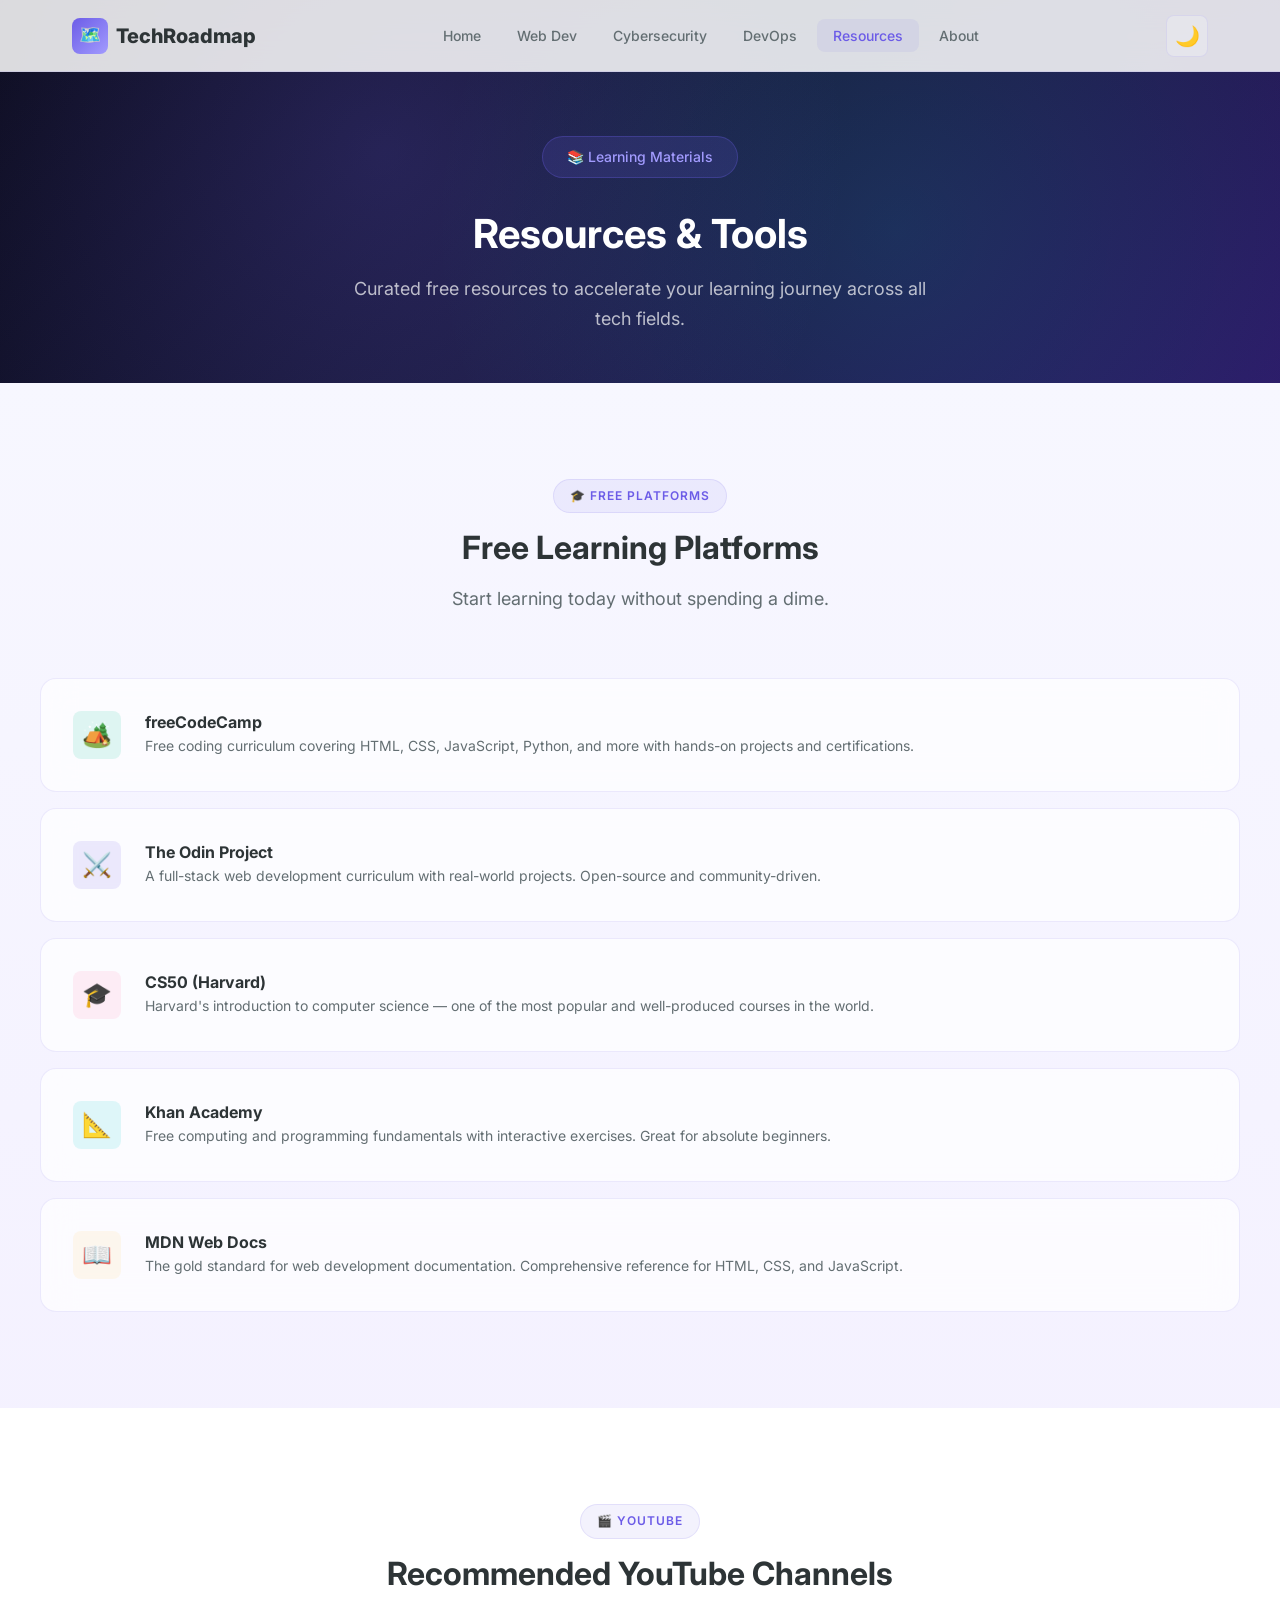
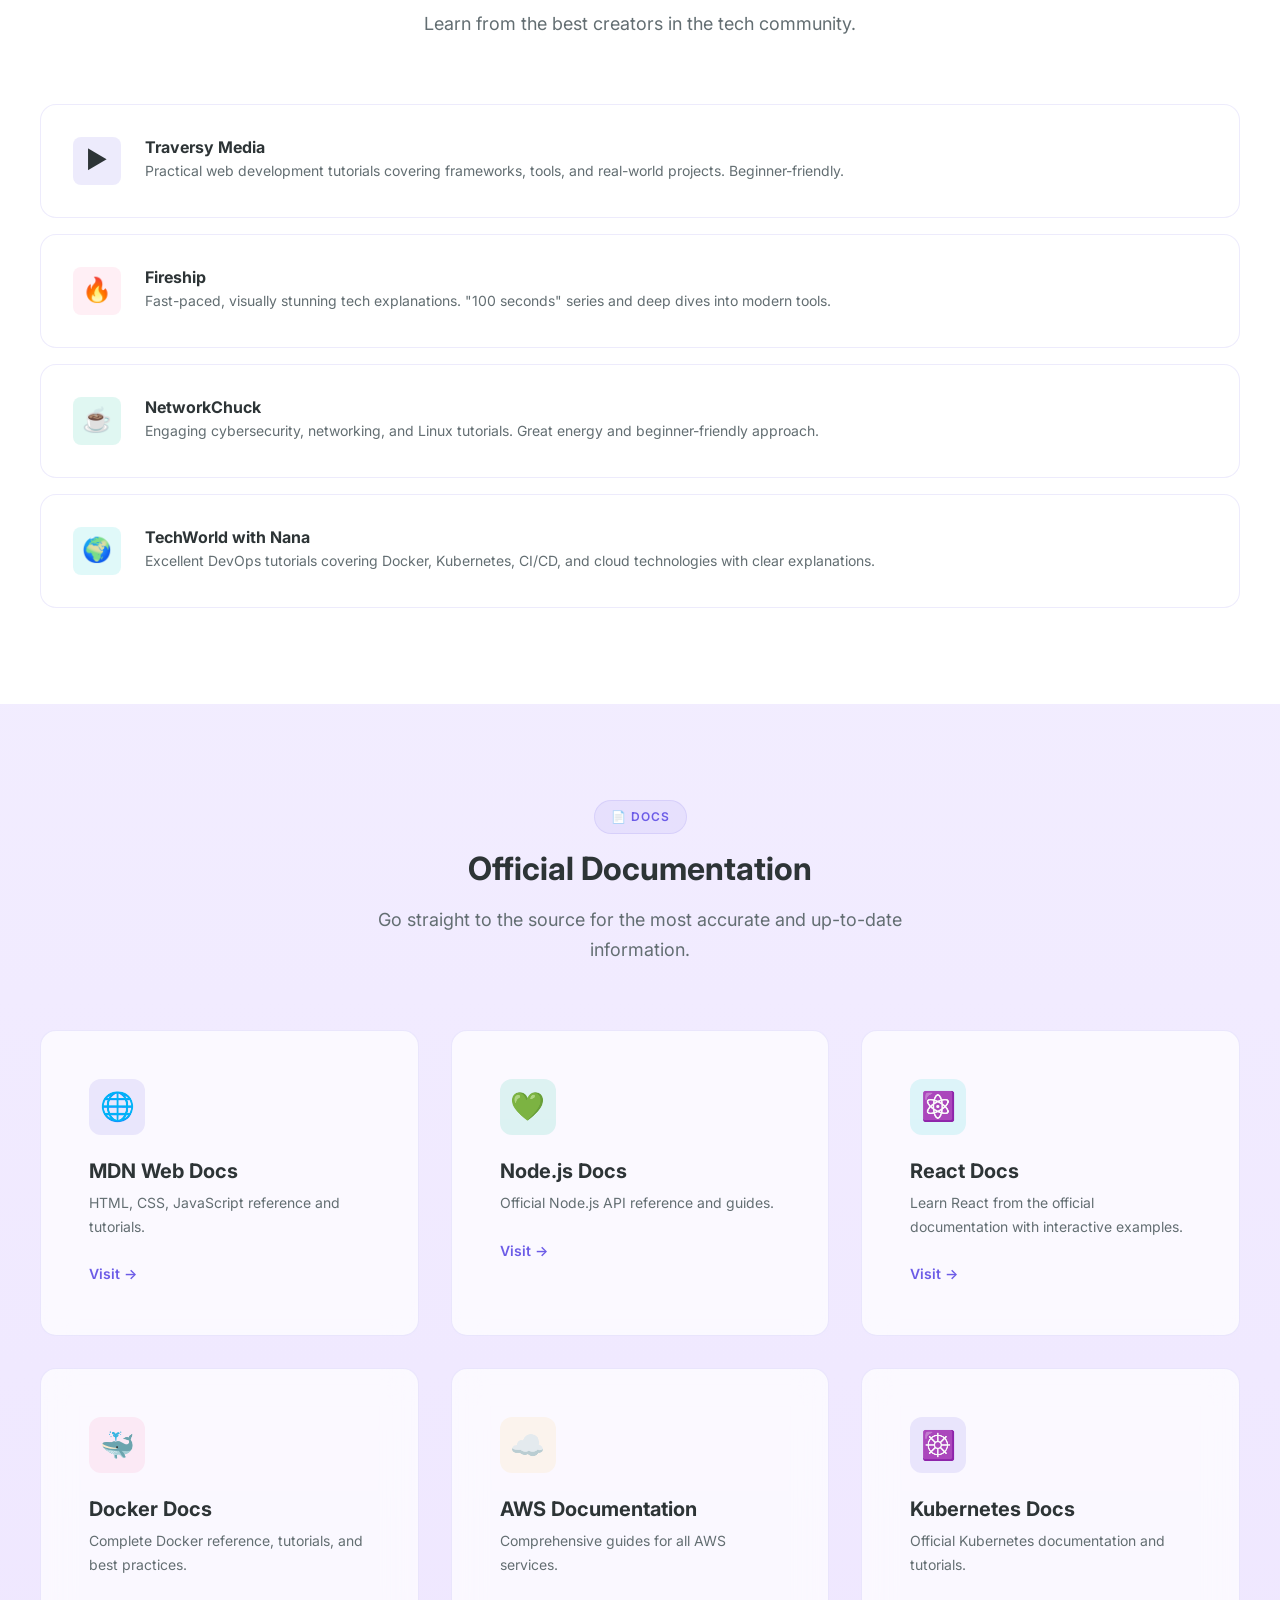
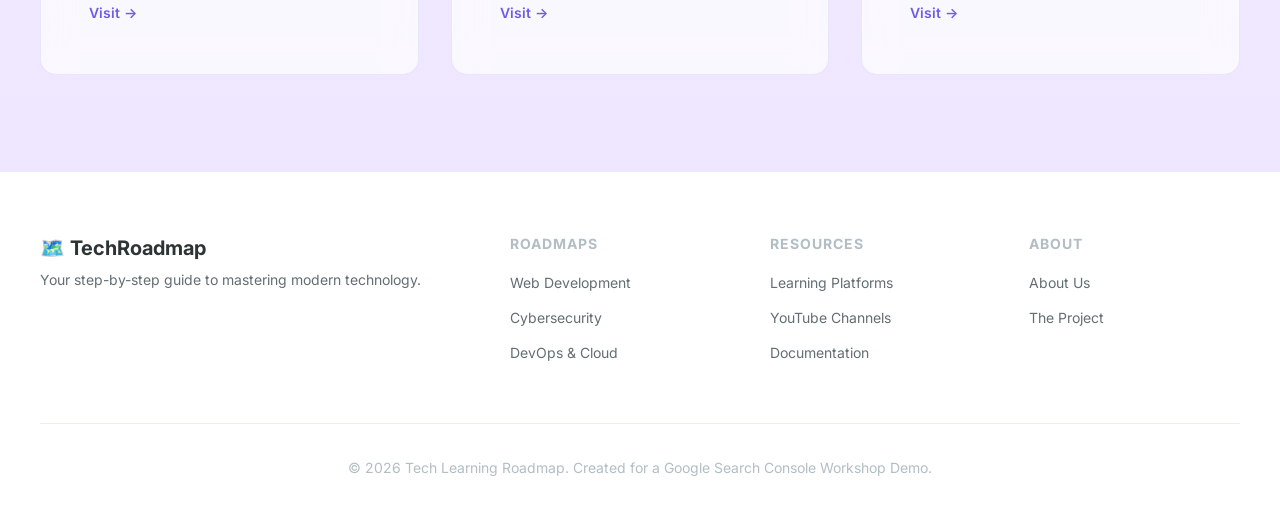
<file: resources.html>
<!DOCTYPE html>
<html lang="en">

<head>
    <meta charset="UTF-8">
    <meta name="viewport" content="width=device-width, initial-scale=1.0">
    <meta name="description"
        content="Free learning resources for web development, cybersecurity, and DevOps — platforms, YouTube channels, and official documentation links.">
    <title>Resources — Tech Learning Roadmap</title>
    <link rel="stylesheet" href="styles.css">
    <link rel="icon"
        href="data:image/svg+xml,<svg xmlns='http://www.w3.org/2000/svg' viewBox='0 0 100 100'><text y='.9em' font-size='90'>🗺️</text></svg>">
</head>

<body>

    <div id="scroll-progress"></div>

    <!-- Navigation -->
    <nav class="navbar" id="navbar">
        <div class="nav-container">
            <a href="index.html" class="nav-logo">
                <span class="logo-icon">🗺️</span>
                TechRoadmap
            </a>
            <ul class="nav-links" id="nav-links">
                <li><a href="index.html">Home</a></li>
                <li><a href="web-development.html">Web Dev</a></li>
                <li><a href="cybersecurity.html">Cybersecurity</a></li>
                <li><a href="devops.html">DevOps</a></li>
                <li><a href="resources.html">Resources</a></li>
                <li><a href="about.html">About</a></li>
            </ul>
            <div class="nav-actions">
                <button class="theme-toggle" id="theme-toggle" aria-label="Toggle dark mode">🌙</button>
                <button class="hamburger" id="hamburger" aria-label="Toggle navigation">
                    <span></span><span></span><span></span>
                </button>
            </div>
        </div>
    </nav>
    <div class="nav-overlay" id="nav-overlay"></div>

    <!-- Page Hero -->
    <section class="page-hero"style="display: flex; justify-content: center; align-items: center; text-align: center;">
        <div class="hero-content">
            <div class="hero-badge">📚 Learning Materials</div>
            <h1>Resources <span class="gradient-text">& Tools</span></h1>
            <p>Curated free resources to accelerate your learning journey across all tech fields.</p>
        </div>
    </section>

    <!-- Free Learning Platforms -->
    <section class="section">
        <div class="container">

            <div class="section-header reveal">
                <span class="section-badge">🎓 Free Platforms</span>
                <h2>Free Learning Platforms</h2>
                <p>Start learning today without spending a dime.</p>
            </div>

            <div class="resources-grid">
                <a href="https://www.freecodecamp.org" target="_blank" rel="noopener"
                    class="resource-card reveal delay-1" id="res-fcc">
                    <div class="resource-icon" style="background: rgba(0,184,148,0.12);">🏕️</div>
                    <div>
                        <h4>freeCodeCamp</h4>
                        <p>Free coding curriculum covering HTML, CSS, JavaScript, Python, and more with hands-on
                            projects and certifications.</p>
                    </div>
                </a>
                <a href="https://www.theodinproject.com" target="_blank" rel="noopener"
                    class="resource-card reveal delay-2" id="res-odin">
                    <div class="resource-icon" style="background: rgba(108,92,231,0.12);">⚔️</div>
                    <div>
                        <h4>The Odin Project</h4>
                        <p>A full-stack web development curriculum with real-world projects. Open-source and
                            community-driven.</p>
                    </div>
                </a>
                <a href="https://cs50.harvard.edu" target="_blank" rel="noopener" class="resource-card reveal delay-3"
                    id="res-cs50">
                    <div class="resource-icon" style="background: rgba(253,121,168,0.12);">🎓</div>
                    <div>
                        <h4>CS50 (Harvard)</h4>
                        <p>Harvard's introduction to computer science — one of the most popular and well-produced
                            courses in the world.</p>
                    </div>
                </a>
                <a href="https://www.khanacademy.org/computing" target="_blank" rel="noopener"
                    class="resource-card reveal delay-4" id="res-khan">
                    <div class="resource-icon" style="background: rgba(0,206,201,0.12);">📐</div>
                    <div>
                        <h4>Khan Academy</h4>
                        <p>Free computing and programming fundamentals with interactive exercises. Great for absolute
                            beginners.</p>
                    </div>
                </a>
                <a href="https://developer.mozilla.org" target="_blank" rel="noopener"
                    class="resource-card reveal delay-5" id="res-mdn">
                    <div class="resource-icon" style="background: rgba(253,203,110,0.12);">📖</div>
                    <div>
                        <h4>MDN Web Docs</h4>
                        <p>The gold standard for web development documentation. Comprehensive reference for HTML, CSS,
                            and JavaScript.</p>
                    </div>
                </a>
            </div>

        </div>
    </section>

    <!-- YouTube Channels -->
    <section class="section" style="background: var(--bg-secondary);">
        <div class="container">

            <div class="section-header reveal">
                <span class="section-badge">🎬 YouTube</span>
                <h2>Recommended YouTube Channels</h2>
                <p>Learn from the best creators in the tech community.</p>
            </div>

            <div class="resources-grid">
                <a href="https://www.youtube.com/@TraversyMedia" target="_blank" rel="noopener"
                    class="resource-card reveal delay-1" id="yt-traversy">
                    <div class="resource-icon" style="background: rgba(108,92,231,0.12);">▶️</div>
                    <div>
                        <h4>Traversy Media</h4>
                        <p>Practical web development tutorials covering frameworks, tools, and real-world projects.
                            Beginner-friendly.</p>
                    </div>
                </a>
                <a href="https://www.youtube.com/@Fireship" target="_blank" rel="noopener"
                    class="resource-card reveal delay-2" id="yt-fireship">
                    <div class="resource-icon" style="background: rgba(253,121,168,0.12);">🔥</div>
                    <div>
                        <h4>Fireship</h4>
                        <p>Fast-paced, visually stunning tech explanations. "100 seconds" series and deep dives into
                            modern tools.</p>
                    </div>
                </a>
                <a href="https://www.youtube.com/@NetworkChuck" target="_blank" rel="noopener"
                    class="resource-card reveal delay-3" id="yt-networkchuck">
                    <div class="resource-icon" style="background: rgba(0,184,148,0.12);">☕</div>
                    <div>
                        <h4>NetworkChuck</h4>
                        <p>Engaging cybersecurity, networking, and Linux tutorials. Great energy and beginner-friendly
                            approach.</p>
                    </div>
                </a>
                <a href="https://www.youtube.com/@TechWorldwithNana" target="_blank" rel="noopener"
                    class="resource-card reveal delay-4" id="yt-nana">
                    <div class="resource-icon" style="background: rgba(0,206,201,0.12);">🌍</div>
                    <div>
                        <h4>TechWorld with Nana</h4>
                        <p>Excellent DevOps tutorials covering Docker, Kubernetes, CI/CD, and cloud technologies with
                            clear explanations.</p>
                    </div>
                </a>
            </div>

        </div>
    </section>

    <!-- Documentation Links -->
    <section class="section">
        <div class="container">

            <div class="section-header reveal">
                <span class="section-badge">📄 Docs</span>
                <h2>Official Documentation</h2>
                <p>Go straight to the source for the most accurate and up-to-date information.</p>
            </div>

            <div class="grid-3">
                <div class="card reveal delay-1" id="doc-mdn">
                    <div class="card-icon purple">🌐</div>
                    <h3>MDN Web Docs</h3>
                    <p>HTML, CSS, JavaScript reference and tutorials.</p>
                    <a href="https://developer.mozilla.org" target="_blank" rel="noopener" class="card-link">Visit →</a>
                </div>
                <div class="card reveal delay-2" id="doc-node">
                    <div class="card-icon green">💚</div>
                    <h3>Node.js Docs</h3>
                    <p>Official Node.js API reference and guides.</p>
                    <a href="https://nodejs.org/docs" target="_blank" rel="noopener" class="card-link">Visit →</a>
                </div>
                <div class="card reveal delay-3" id="doc-react">
                    <div class="card-icon teal">⚛️</div>
                    <h3>React Docs</h3>
                    <p>Learn React from the official documentation with interactive examples.</p>
                    <a href="https://react.dev" target="_blank" rel="noopener" class="card-link">Visit →</a>
                </div>
                <div class="card reveal delay-1" id="doc-docker">
                    <div class="card-icon pink">🐳</div>
                    <h3>Docker Docs</h3>
                    <p>Complete Docker reference, tutorials, and best practices.</p>
                    <a href="https://docs.docker.com" target="_blank" rel="noopener" class="card-link">Visit →</a>
                </div>
                <div class="card reveal delay-2" id="doc-aws">
                    <div class="card-icon yellow">☁️</div>
                    <h3>AWS Documentation</h3>
                    <p>Comprehensive guides for all AWS services.</p>
                    <a href="https://docs.aws.amazon.com" target="_blank" rel="noopener" class="card-link">Visit →</a>
                </div>
                <div class="card reveal delay-3" id="doc-k8s">
                    <div class="card-icon purple">☸️</div>
                    <h3>Kubernetes Docs</h3>
                    <p>Official Kubernetes documentation and tutorials.</p>
                    <a href="https://kubernetes.io/docs" target="_blank" rel="noopener" class="card-link">Visit →</a>
                </div>
            </div>

        </div>
    </section>

    <!-- Footer -->
    <footer class="footer">
        <div class="footer-grid">
            <div class="footer-brand">
                <h3>🗺️ TechRoadmap</h3>
                <p>Your step-by-step guide to mastering modern technology.</p>
            </div>
            <div class="footer-col">
                <h4>Roadmaps</h4>
                <ul>
                    <li><a href="web-development.html">Web Development</a></li>
                    <li><a href="cybersecurity.html">Cybersecurity</a></li>
                    <li><a href="devops.html">DevOps & Cloud</a></li>
                </ul>
            </div>
            <div class="footer-col">
                <h4>Resources</h4>
                <ul>
                    <li><a href="resources.html">Learning Platforms</a></li>
                    <li><a href="resources.html">YouTube Channels</a></li>
                    <li><a href="resources.html">Documentation</a></li>
                </ul>
            </div>
            <div class="footer-col">
                <h4>About</h4>
                <ul>
                    <li><a href="about.html">About Us</a></li>
                    <li><a href="about.html">The Project</a></li>
                </ul>
            </div>
        </div>
        <div class="footer-bottom">
            <p>&copy; 2026 Tech Learning Roadmap. Created for a Google Search Console Workshop Demo.</p>
        </div>
    </footer>

    <script src="script.js"></script>
</body>

</html>
</file>
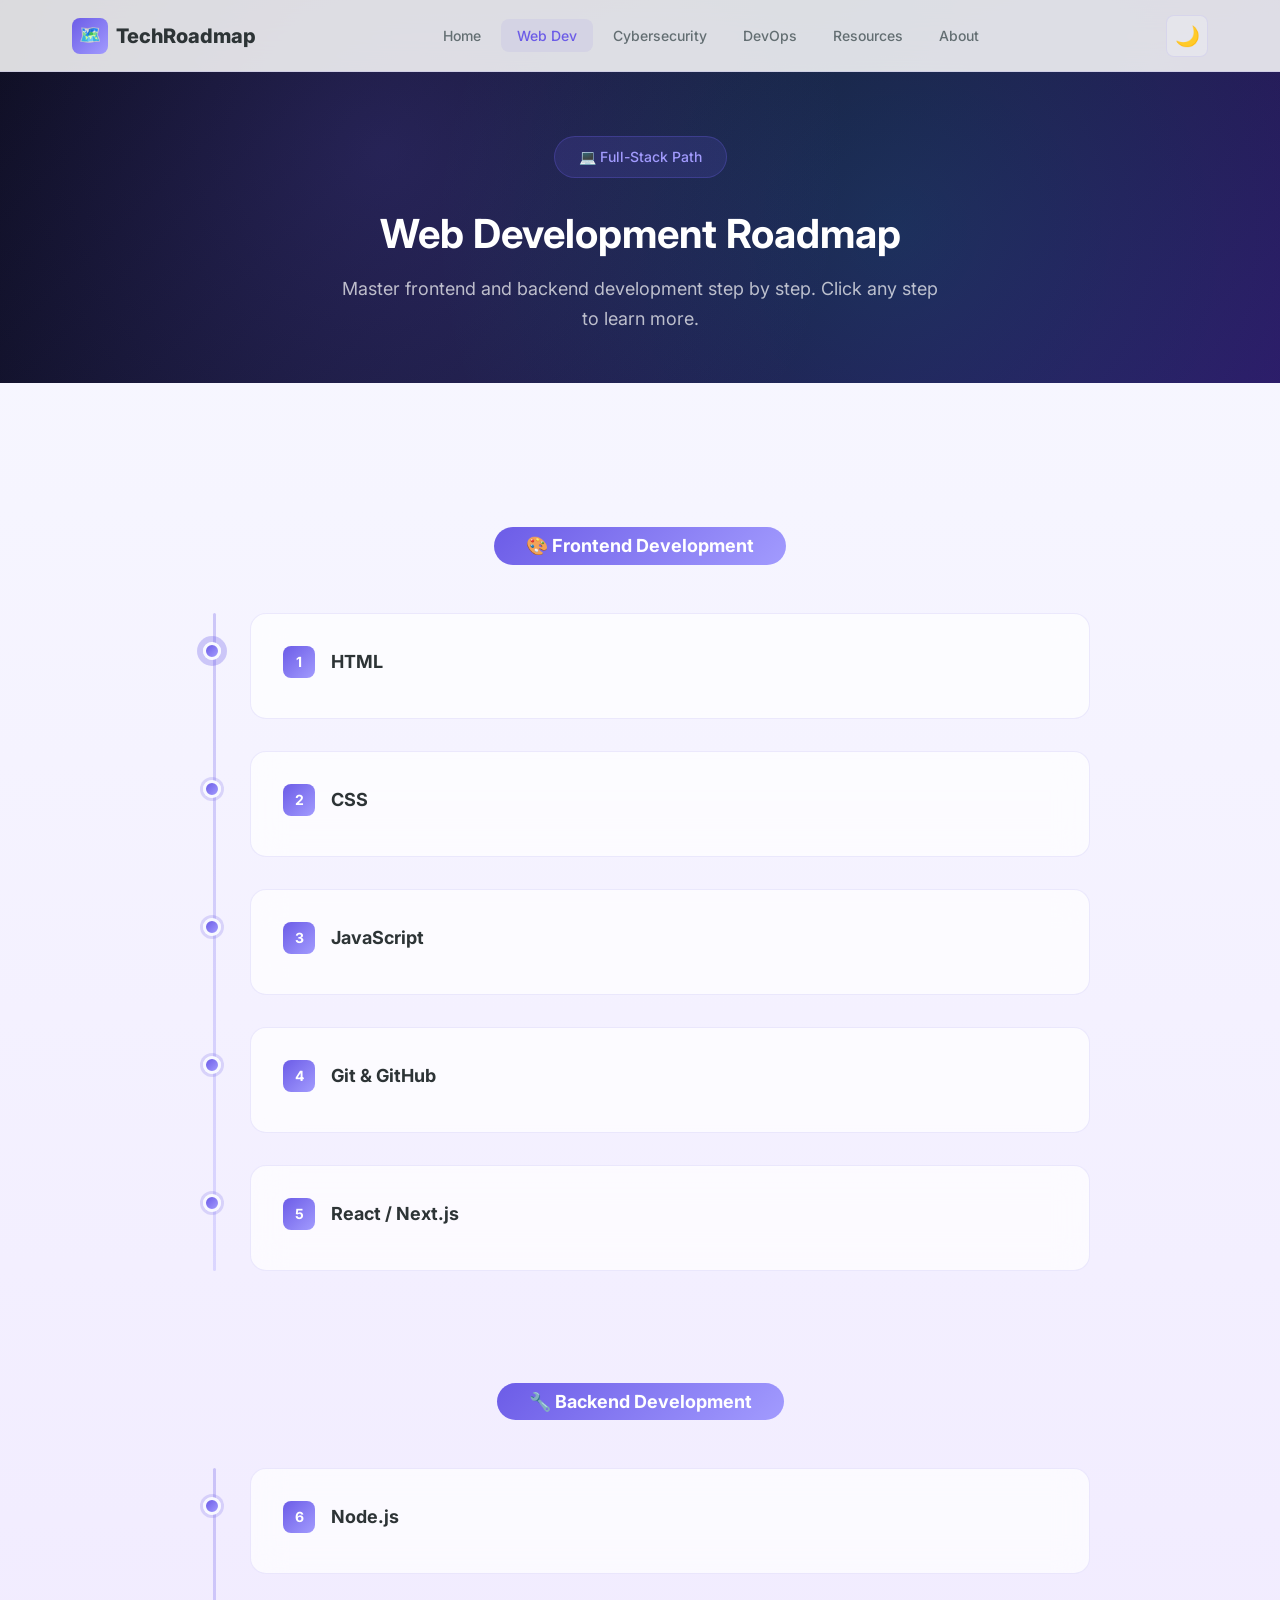
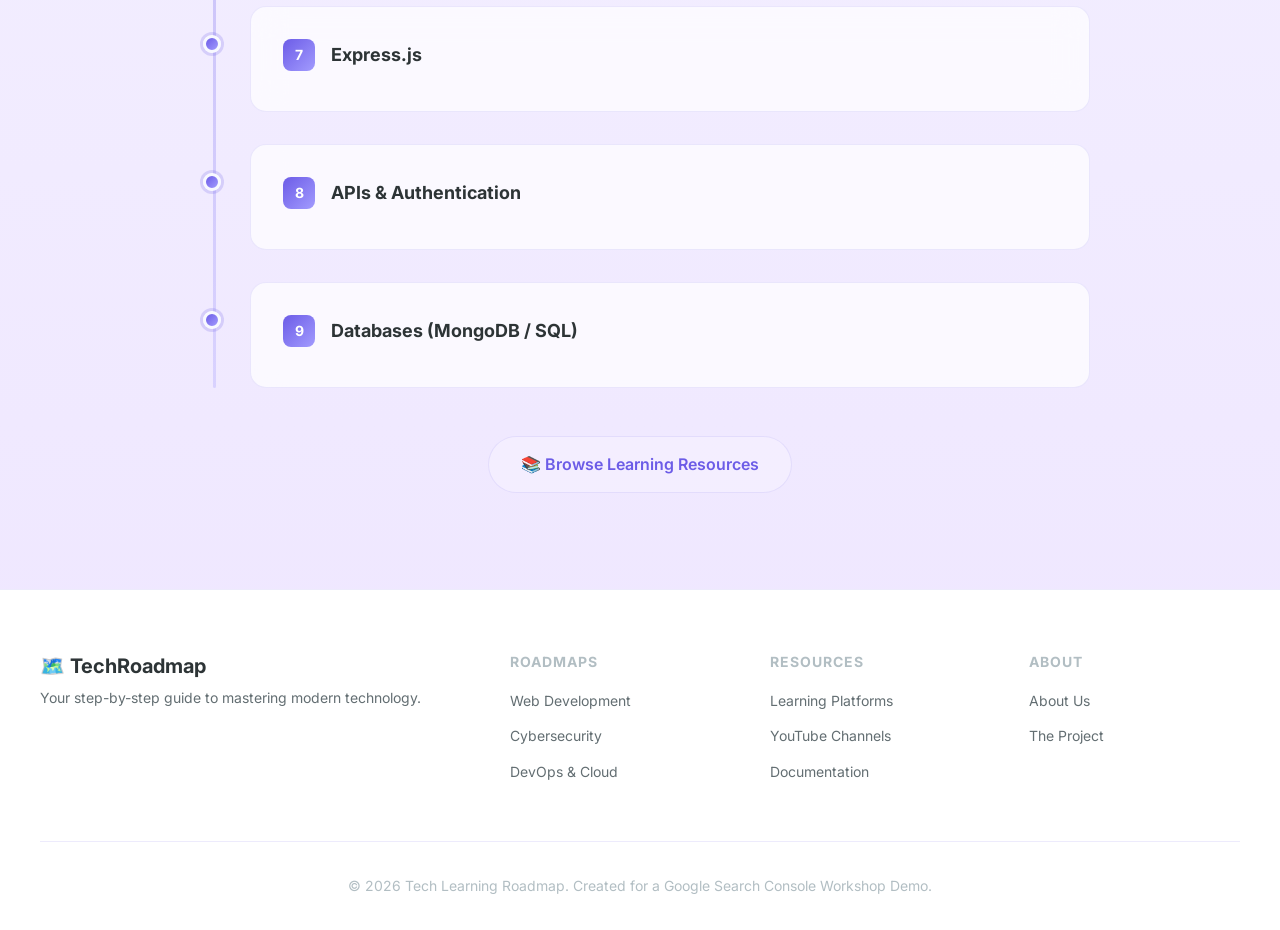
<file: web-development.html>
<!DOCTYPE html>
<html lang="en">

<head>
    <meta charset="UTF-8">
    <meta name="viewport" content="width=device-width, initial-scale=1.0">
    <meta name="description" content="Web Development Roadmap — Step-by-step learning path covering HTML, CSS, JavaScript, React, Node.js, Express, databases, and more.">
    <title>Web Development Roadmap — Tech Learning Roadmap</title>
    <link rel="stylesheet" href="styles.css">
    <link rel="icon"
        href="data:image/svg+xml,<svg xmlns='http://www.w3.org/2000/svg' viewBox='0 0 100 100'><text y='.9em' font-size='90'>🗺️</text></svg>">
</head>

<body>

    <div id="scroll-progress"></div>

    <nav class="navbar" id="navbar">
        <div class="nav-container">
            <a href="index.html" class="nav-logo">
                <span class="logo-icon">🗺️</span>
                TechRoadmap
            </a>
            <ul class="nav-links" id="nav-links">
                <li><a href="index.html">Home</a></li>
                <li><a href="web-development.html">Web Dev</a></li>
                <li><a href="cybersecurity.html">Cybersecurity</a></li>
                <li><a href="devops.html">DevOps</a></li>
                <li><a href="resources.html">Resources</a></li>
                <li><a href="about.html">About</a></li>
            </ul>
            <div class="nav-actions">
                <button class="theme-toggle" id="theme-toggle" aria-label="Toggle dark mode">🌙</button>
                <button class="hamburger" id="hamburger" aria-label="Toggle navigation">
                    <span></span><span></span><span></span>
                </button>
            </div>
        </div>
    </nav>
    <div class="nav-overlay" id="nav-overlay"></div>

    <!-- Page Hero -->
    <section class="page-hero" style="display: flex; justify-content: center; align-items: center; text-align: center;">
        <div class="hero-content">
            <div class="hero-badge">💻 Full-Stack Path</div>
            <h1>Web Development <span class="gradient-text">Roadmap</span></h1>
            <p>Master frontend and backend development step by step. Click any step to learn more.</p>
        </div>
    </section>

    <!-- Frontend Roadmap -->
    <section class="section">
        <div class="container">

            <div class="roadmap-divider reveal">
                <h2>🎨 Frontend Development</h2>
            </div>

            <div class="roadmap-container">
                <div class="roadmap-track">

                    <div class="roadmap-step reveal delay-1 active" id="step-html">
                        <div class="step-header">
                            <span class="step-number">1</span>
                            <h3>HTML</h3>
                        </div>
                        <div class="step-description">
                            <p>Learn the foundation of the web. Understand semantic HTML elements, forms, tables, media
                                embedding, and accessibility best practices. HTML is the skeleton of every web page.</p>
                            <div class="step-tags">
                                <span class="step-tag">Semantic HTML</span>
                                <span class="step-tag">Forms</span>
                                <span class="step-tag">Accessibility</span>
                            </div>
                        </div>
                    </div>

                    <div class="roadmap-step reveal delay-2" id="step-css">
                        <div class="step-header">
                            <span class="step-number">2</span>
                            <h3>CSS</h3>
                        </div>
                        <div class="step-description">
                            <p>Style your web pages with CSS. Learn Flexbox, Grid, animations, responsive design with
                                media queries, custom properties, and modern layout techniques.</p>
                            <div class="step-tags">
                                <span class="step-tag">Flexbox</span>
                                <span class="step-tag">Grid</span>
                                <span class="step-tag">Responsive</span>
                                <span class="step-tag">Animations</span>
                            </div>
                        </div>
                    </div>

                    <div class="roadmap-step reveal delay-3" id="step-js">
                        <div class="step-header">
                            <span class="step-number">3</span>
                            <h3>JavaScript</h3>
                        </div>
                        <div class="step-description">
                            <p>Add interactivity to your websites. Master DOM manipulation, events, ES6+ features,
                                async/await, fetch API, and object-oriented programming concepts.</p>
                            <div class="step-tags">
                                <span class="step-tag">DOM</span>
                                <span class="step-tag">ES6+</span>
                                <span class="step-tag">Async</span>
                                <span class="step-tag">Fetch API</span>
                            </div>
                        </div>
                    </div>

                    <div class="roadmap-step reveal delay-4" id="step-git">
                        <div class="step-header">
                            <span class="step-number">4</span>
                            <h3>Git & GitHub</h3>
                        </div>
                        <div class="step-description">
                            <p>Version control is essential. Learn Git basics — branching, merging, pull requests, and
                                collaboration workflows on GitHub. Every developer must know this.</p>
                            <div class="step-tags">
                                <span class="step-tag">Version Control</span>
                                <span class="step-tag">Branching</span>
                                <span class="step-tag">Collaboration</span>
                            </div>
                        </div>
                    </div>

                    <div class="roadmap-step reveal delay-5" id="step-react">
                        <div class="step-header">
                            <span class="step-number">5</span>
                            <h3>React / Next.js</h3>
                        </div>
                        <div class="step-description">
                            <p>Build modern single-page applications with React. Learn components, hooks, state
                                management, routing, and server-side rendering with Next.js.</p>
                            <div class="step-tags">
                                <span class="step-tag">Components</span>
                                <span class="step-tag">Hooks</span>
                                <span class="step-tag">Next.js</span>
                                <span class="step-tag">SSR</span>
                            </div>
                        </div>
                    </div>

                </div>
            </div>

            <!-- Backend Roadmap -->
            <div class="roadmap-divider reveal" style="margin-top: var(--space-3xl);">
                <h2>🔧 Backend Development</h2>
            </div>

            <div class="roadmap-container">
                <div class="roadmap-track">

                    <div class="roadmap-step reveal delay-1" id="step-node">
                        <div class="step-header">
                            <span class="step-number">6</span>
                            <h3>Node.js</h3>
                        </div>
                        <div class="step-description">
                            <p>Run JavaScript on the server. Learn about the Node.js runtime, npm, modules, file system,
                                and event-driven architecture for building scalable backends.</p>
                            <div class="step-tags">
                                <span class="step-tag">Runtime</span>
                                <span class="step-tag">npm</span>
                                <span class="step-tag">Modules</span>
                            </div>
                        </div>
                    </div>

                    <div class="roadmap-step reveal delay-2" id="step-express">
                        <div class="step-header">
                            <span class="step-number">7</span>
                            <h3>Express.js</h3>
                        </div>
                        <div class="step-description">
                            <p>Build REST APIs quickly with Express.js. Handle routing, middleware, authentication,
                                error handling, and template engines for server-rendered views.</p>
                            <div class="step-tags">
                                <span class="step-tag">REST APIs</span>
                                <span class="step-tag">Middleware</span>
                                <span class="step-tag">Routing</span>
                            </div>
                        </div>
                    </div>

                    <div class="roadmap-step reveal delay-3" id="step-apis">
                        <div class="step-header">
                            <span class="step-number">8</span>
                            <h3>APIs & Authentication</h3>
                        </div>
                        <div class="step-description">
                            <p>Design and consume RESTful APIs and GraphQL. Implement authentication with JWT, OAuth,
                                and session management for secure user flows.</p>
                            <div class="step-tags">
                                <span class="step-tag">REST</span>
                                <span class="step-tag">GraphQL</span>
                                <span class="step-tag">JWT</span>
                                <span class="step-tag">OAuth</span>
                            </div>
                        </div>
                    </div>

                    <div class="roadmap-step reveal delay-4" id="step-db">
                        <div class="step-header">
                            <span class="step-number">9</span>
                            <h3>Databases (MongoDB / SQL)</h3>
                        </div>
                        <div class="step-description">
                            <p>Store and manage data with databases. Learn SQL (PostgreSQL/MySQL) for relational data
                                and MongoDB for document-based NoSQL storage. Understand schemas, queries, and ORMs.</p>
                            <div class="step-tags">
                                <span class="step-tag">SQL</span>
                                <span class="step-tag">MongoDB</span>
                                <span class="step-tag">Mongoose</span>
                                <span class="step-tag">ORM</span>
                            </div>
                        </div>
                    </div>

                </div>
            </div>

            <!-- CTA -->
            <div class="text-center mt-3 reveal">
                <a href="resources.html" class="btn btn-secondary">📚 Browse Learning Resources</a>
            </div>

        </div>
    </section>

    <!-- Footer -->
    <footer class="footer">
        <div class="footer-grid">
            <div class="footer-brand">
                <h3>🗺️ TechRoadmap</h3>
                <p>Your step-by-step guide to mastering modern technology.</p>
            </div>
            <div class="footer-col">
                <h4>Roadmaps</h4>
                <ul>
                    <li><a href="web-development.html">Web Development</a></li>
                    <li><a href="cybersecurity.html">Cybersecurity</a></li>
                    <li><a href="devops.html">DevOps & Cloud</a></li>
                </ul>
            </div>
            <div class="footer-col">
                <h4>Resources</h4>
                <ul>
                    <li><a href="resources.html">Learning Platforms</a></li>
                    <li><a href="resources.html">YouTube Channels</a></li>
                    <li><a href="resources.html">Documentation</a></li>
                </ul>
            </div>
            <div class="footer-col">
                <h4>About</h4>
                <ul>
                    <li><a href="about.html">About Us</a></li>
                    <li><a href="about.html">The Project</a></li>
                </ul>
            </div>
        </div>
        <div class="footer-bottom">
            <p>&copy; 2026 Tech Learning Roadmap. Created for a Google Search Console Workshop Demo.</p>
        </div>
    </footer>

    <script src="script.js"></script>
</body>

</html>
</file>
<file: styles.css>
/* ===========================
   Tech Learning Roadmap
   Global Design System
   =========================== */

@import url('https://fonts.googleapis.com/css2?family=Inter:wght@300;400;500;600;700;800;900&display=swap');

/* ---------- CSS Custom Properties ---------- */
:root {
  /* Colors */
  --primary: #6c5ce7;
  --primary-light: #a29bfe;
  --primary-dark: #5a4bd1;
  --secondary: #00cec9;
  --secondary-light: #81ecec;
  --accent: #fd79a8;
  --accent-light: #fab1c4;
  --warning: #fdcb6e;
  --success: #00b894;

  /* Backgrounds */
  --bg-primary: #f8f9ff;
  --bg-secondary: #ffffff;
  --bg-card: rgba(255, 255, 255, 0.7);
  --bg-glass: rgba(255, 255, 255, 0.25);
  --bg-nav: rgba(255, 255, 255, 0.85);

  /* Text */
  --text-primary: #2d3436;
  --text-secondary: #636e72;
  --text-muted: #b2bec3;
  --text-on-primary: #ffffff;

  /* Borders & Shadows */
  --border-color: rgba(108, 92, 231, 0.12);
  --border-glass: rgba(255, 255, 255, 0.3);
  --shadow-sm: 0 2px 8px rgba(108, 92, 231, 0.08);
  --shadow-md: 0 8px 30px rgba(108, 92, 231, 0.12);
  --shadow-lg: 0 20px 60px rgba(108, 92, 231, 0.15);
  --shadow-glow: 0 0 30px rgba(108, 92, 231, 0.2);

  /* Gradients */
  --gradient-primary: linear-gradient(135deg, #6c5ce7, #a29bfe);
  --gradient-secondary: linear-gradient(135deg, #00cec9, #81ecec);
  --gradient-accent: linear-gradient(135deg, #fd79a8, #e17055);
  --gradient-hero: linear-gradient(135deg, #0c0c1d 0%, #1a1a3e 50%, #2d1b69 100%);
  --gradient-bg: linear-gradient(180deg, #f8f9ff 0%, #eee5ff 100%);

  /* Typography */
  --font-family: 'Inter', -apple-system, BlinkMacSystemFont, 'Segoe UI', sans-serif;
  --font-size-xs: 0.75rem;
  --font-size-sm: 0.875rem;
  --font-size-base: 1rem;
  --font-size-lg: 1.125rem;
  --font-size-xl: 1.25rem;
  --font-size-2xl: 1.5rem;
  --font-size-3xl: 2rem;
  --font-size-4xl: 2.5rem;
  --font-size-5xl: 3.5rem;

  /* Spacing */
  --space-xs: 0.25rem;
  --space-sm: 0.5rem;
  --space-md: 1rem;
  --space-lg: 1.5rem;
  --space-xl: 2rem;
  --space-2xl: 3rem;
  --space-3xl: 4rem;
  --space-4xl: 6rem;

  /* Radius */
  --radius-sm: 8px;
  --radius-md: 12px;
  --radius-lg: 16px;
  --radius-xl: 24px;
  --radius-full: 9999px;

  /* Transitions */
  --transition-fast: 0.2s cubic-bezier(0.4, 0, 0.2, 1);
  --transition-base: 0.3s cubic-bezier(0.4, 0, 0.2, 1);
  --transition-slow: 0.5s cubic-bezier(0.4, 0, 0.2, 1);

  /* Nav */
  --nav-height: 72px;
}

/* ---------- Dark Mode ---------- */
[data-theme="dark"] {
  --bg-primary: #0c0c1d;
  --bg-secondary: #141428;
  --bg-card: rgba(20, 20, 40, 0.7);
  --bg-glass: rgba(20, 20, 40, 0.6);
  --bg-nav: rgba(12, 12, 29, 0.9);

  --text-primary: #e8e8f0;
  --text-secondary: #a0a0b8;
  --text-muted: #5a5a72;

  --border-color: rgba(108, 92, 231, 0.2);
  --border-glass: rgba(108, 92, 231, 0.15);
  --shadow-sm: 0 2px 8px rgba(0, 0, 0, 0.3);
  --shadow-md: 0 8px 30px rgba(0, 0, 0, 0.4);
  --shadow-lg: 0 20px 60px rgba(0, 0, 0, 0.5);
  --shadow-glow: 0 0 30px rgba(108, 92, 231, 0.3);
  --gradient-bg: linear-gradient(180deg, #0c0c1d 0%, #1a1a3e 100%);
}

/* ---------- Reset & Base ---------- */
*,
*::before,
*::after {
  margin: 0;
  padding: 0;
  box-sizing: border-box;
}

html {
  scroll-behavior: smooth;
  scroll-padding-top: var(--nav-height);
}

body {
  font-family: var(--font-family);
  font-size: var(--font-size-base);
  color: var(--text-primary);
  background: var(--gradient-bg);
  min-height: 100vh;
  line-height: 1.7;
  -webkit-font-smoothing: antialiased;
  transition: background var(--transition-base), color var(--transition-base);
}

a {
  color: var(--primary);
  text-decoration: none;
  transition: color var(--transition-fast);
}
a:hover { color: var(--primary-light); }

img { max-width: 100%; display: block; }

h1, h2, h3, h4, h5, h6 {
  line-height: 1.2;
  font-weight: 700;
  color: var(--text-primary);
}

/* ---------- Scroll Progress Bar ---------- */
#scroll-progress {
  position: fixed;
  top: 0;
  left: 0;
  height: 3px;
  background: var(--gradient-primary);
  z-index: 10000;
  width: 0%;
  transition: width 0.1s linear;
}

/* ---------- Navigation ---------- */
.navbar {
  position: fixed;
  top: 0;
  left: 0;
  right: 0;
  height: var(--nav-height);
  background: var(--bg-nav);
  backdrop-filter: blur(20px);
  -webkit-backdrop-filter: blur(20px);
  border-bottom: 1px solid var(--border-color);
  z-index: 9999;
  transition: box-shadow var(--transition-base), background var(--transition-base);
}

.navbar.scrolled {
  box-shadow: var(--shadow-md);
}

.nav-container {
  max-width: 1200px;
  margin: 0 auto;
  padding: 0 var(--space-xl);
  height: 100%;
  display: flex;
  align-items: center;
  justify-content: space-between;
}

.nav-logo {
  display: flex;
  align-items: center;
  gap: var(--space-sm);
  font-size: var(--font-size-xl);
  font-weight: 800;
  color: var(--text-primary);
  text-decoration: none;
}

.nav-logo .logo-icon {
  width: 36px;
  height: 36px;
  background: var(--gradient-primary);
  border-radius: var(--radius-sm);
  display: flex;
  align-items: center;
  justify-content: center;
  color: white;
  font-size: 18px;
}

.nav-links {
  display: flex;
  align-items: center;
  list-style: none;
  gap: var(--space-xs);
}

.nav-links a {
  padding: var(--space-sm) var(--space-md);
  border-radius: var(--radius-sm);
  font-size: var(--font-size-sm);
  font-weight: 500;
  color: var(--text-secondary);
  transition: all var(--transition-fast);
  text-decoration: none;
}

.nav-links a:hover,
.nav-links a.active {
  color: var(--primary);
  background: rgba(108, 92, 231, 0.08);
}

.nav-actions {
  display: flex;
  align-items: center;
  gap: var(--space-sm);
}

/* Dark mode toggle */
.theme-toggle {
  width: 42px;
  height: 42px;
  border: none;
  background: var(--bg-glass);
  border: 1px solid var(--border-color);
  border-radius: var(--radius-sm);
  cursor: pointer;
  display: flex;
  align-items: center;
  justify-content: center;
  font-size: 20px;
  transition: all var(--transition-fast);
  color: var(--text-primary);
}
.theme-toggle:hover {
  background: rgba(108, 92, 231, 0.1);
  transform: scale(1.05);
}

/* Hamburger */
.hamburger {
  display: none;
  flex-direction: column;
  gap: 5px;
  background: none;
  border: none;
  cursor: pointer;
  padding: 5px;
  z-index: 10001;
}
.hamburger span {
  width: 24px;
  height: 2px;
  background: var(--text-primary);
  border-radius: 2px;
  transition: all var(--transition-base);
}
.hamburger.active span:nth-child(1) { transform: rotate(45deg) translate(5px, 5px); }
.hamburger.active span:nth-child(2) { opacity: 0; }
.hamburger.active span:nth-child(3) { transform: rotate(-45deg) translate(5px, -5px); }

/* ---------- Hero Section ---------- */
.hero {
  position: relative;
  min-height: 100vh;
  display: flex;
  align-items: center;
  justify-content: center;
  text-align: center;
  padding: calc(var(--nav-height) + var(--space-3xl)) var(--space-xl) var(--space-3xl);
  background: var(--gradient-hero);
  overflow: hidden;
}

.hero::before {
  content: '';
  position: absolute;
  inset: 0;
  background:
    radial-gradient(circle at 20% 50%, rgba(108, 92, 231, 0.15) 0%, transparent 50%),
    radial-gradient(circle at 80% 20%, rgba(0, 206, 201, 0.1) 0%, transparent 50%),
    radial-gradient(circle at 40% 80%, rgba(253, 121, 168, 0.08) 0%, transparent 50%);
  pointer-events: none;
}

.hero-content {
  position: relative;
  z-index: 2;
  max-width: 800px;
}

.hero-badge {
  display: inline-flex;
  align-items: center;
  gap: var(--space-sm);
  padding: var(--space-sm) var(--space-lg);
  background: rgba(108, 92, 231, 0.15);
  border: 1px solid rgba(108, 92, 231, 0.3);
  border-radius: var(--radius-full);
  color: var(--primary-light);
  font-size: var(--font-size-sm);
  font-weight: 500;
  margin-bottom: var(--space-xl);
}

.hero h1 {
  font-size: var(--font-size-5xl);
  font-weight: 900;
  color: #ffffff;
  margin-bottom: var(--space-lg);
  letter-spacing: -1px;
}

.hero h1 .gradient-text {
  background: linear-gradient(135deg, #a29bfe, #81ecec, #fd79a8);
  -webkit-background-clip: text;
  -webkit-text-fill-color: transparent;
  background-clip: text;
}

.hero p {
  font-size: var(--font-size-lg);
  color: rgba(255, 255, 255, 0.7);
  margin-bottom: var(--space-2xl);
  max-width: 600px;
  margin-left: auto;
  margin-right: auto;
  line-height: 1.8;
}

.hero-buttons {
  display: flex;
  gap: var(--space-md);
  justify-content: center;
  flex-wrap: wrap;
}

/* Floating particles */
.particles {
  position: absolute;
  inset: 0;
  overflow: hidden;
  pointer-events: none;
}

.particle {
  position: absolute;
  border-radius: 50%;
  opacity: 0.3;
  animation: particleFloat linear infinite;
}

@keyframes particleFloat {
  0% { transform: translateY(100vh) rotate(0deg); opacity: 0; }
  10% { opacity: 0.3; }
  90% { opacity: 0.3; }
  100% { transform: translateY(-100px) rotate(720deg); opacity: 0; }
}

/* ---------- Buttons ---------- */
.btn {
  display: inline-flex;
  align-items: center;
  gap: var(--space-sm);
  padding: 14px 32px;
  border: none;
  border-radius: var(--radius-full);
  font-family: var(--font-family);
  font-size: var(--font-size-base);
  font-weight: 600;
  cursor: pointer;
  transition: all var(--transition-base);
  text-decoration: none;
}

.btn-primary {
  background: var(--gradient-primary);
  color: #fff;
  box-shadow: 0 4px 15px rgba(108, 92, 231, 0.4);
}
.btn-primary:hover {
  transform: translateY(-2px);
  box-shadow: 0 8px 25px rgba(108, 92, 231, 0.5);
  color: #fff;
}

.btn-outline {
  background: transparent;
  color: #fff;
  border: 2px solid rgba(255, 255, 255, 0.3);
}
.btn-outline:hover {
  background: rgba(255, 255, 255, 0.1);
  border-color: rgba(255, 255, 255, 0.6);
  transform: translateY(-2px);
  color: #fff;
}

.btn-secondary {
  background: var(--bg-glass);
  color: var(--primary);
  border: 1px solid var(--border-color);
}
.btn-secondary:hover {
  background: rgba(108, 92, 231, 0.1);
  transform: translateY(-2px);
}

/* ---------- Sections ---------- */
.section {
  padding: var(--space-4xl) var(--space-xl);
}

.container {
  max-width: 1200px;
  margin: 0 auto;
}

.section-header {
  text-align: center;
  margin-bottom: var(--space-3xl);
}

.section-header .section-badge {
  display: inline-flex;
  align-items: center;
  gap: var(--space-xs);
  padding: 6px 16px;
  background: rgba(108, 92, 231, 0.08);
  border: 1px solid var(--border-color);
  border-radius: var(--radius-full);
  color: var(--primary);
  font-size: var(--font-size-xs);
  font-weight: 600;
  text-transform: uppercase;
  letter-spacing: 1px;
  margin-bottom: var(--space-md);
}

.section-header h2 {
  font-size: var(--font-size-3xl);
  margin-bottom: var(--space-md);
}

.section-header p {
  font-size: var(--font-size-lg);
  color: var(--text-secondary);
  max-width: 600px;
  margin: 0 auto;
}

/* ---------- Cards (Glassmorphism) ---------- */
.card {
  background: var(--bg-card);
  backdrop-filter: blur(16px);
  -webkit-backdrop-filter: blur(16px);
  border: 1px solid var(--border-color);
  border-radius: var(--radius-lg);
  padding: var(--space-2xl);
  transition: all var(--transition-base);
}

.card:hover {
  transform: translateY(-6px);
  box-shadow: var(--shadow-lg);
  border-color: var(--primary-light);
}

.card-icon {
  width: 56px;
  height: 56px;
  border-radius: var(--radius-md);
  display: flex;
  align-items: center;
  justify-content: center;
  font-size: 28px;
  margin-bottom: var(--space-lg);
  position: relative;
}

.card-icon.purple { background: rgba(108, 92, 231, 0.12); color: var(--primary); }
.card-icon.teal { background: rgba(0, 206, 201, 0.12); color: var(--secondary); }
.card-icon.pink { background: rgba(253, 121, 168, 0.12); color: var(--accent); }
.card-icon.green { background: rgba(0, 184, 148, 0.12); color: var(--success); }
.card-icon.yellow { background: rgba(253, 203, 110, 0.12); color: #e17055; }

.card h3 {
  font-size: var(--font-size-xl);
  margin-bottom: var(--space-sm);
}

.card p {
  color: var(--text-secondary);
  font-size: var(--font-size-sm);
  line-height: 1.7;
}

.card-link {
  display: inline-flex;
  align-items: center;
  gap: var(--space-xs);
  margin-top: var(--space-lg);
  font-size: var(--font-size-sm);
  font-weight: 600;
  color: var(--primary);
}
.card-link:hover { gap: var(--space-sm); }

/* ---------- Grid Layouts ---------- */
.grid-3 {
  display: grid;
  grid-template-columns: repeat(3, 1fr);
  gap: var(--space-xl);
}

.grid-2 {
  display: grid;
  grid-template-columns: repeat(2, 1fr);
  gap: var(--space-xl);
}

.grid-4 {
  display: grid;
  grid-template-columns: repeat(4, 1fr);
  gap: var(--space-lg);
}

/* ---------- Roadmap Common ---------- */
.page-hero {
  padding: calc(var(--nav-height) + var(--space-3xl)) var(--space-xl) var(--space-2xl);
  text-align: center;
  background: var(--gradient-hero);
  color: #fff;
  position: relative;
  overflow: hidden;
}

.page-hero::before {
  content: '';
  position: absolute;
  inset: 0;
  background:
    radial-gradient(circle at 30% 40%, rgba(108, 92, 231, 0.2) 0%, transparent 50%),
    radial-gradient(circle at 70% 60%, rgba(0, 206, 201, 0.12) 0%, transparent 50%);
  pointer-events: none;
}

.page-hero .hero-content {
  position: relative; z-index: 2;
}

.page-hero h1 {
  font-size: var(--font-size-4xl);
  color: #fff;
  margin-bottom: var(--space-md);
}

.page-hero p {
  color: rgba(255,255,255,0.7);
  font-size: var(--font-size-lg);
  max-width: 600px;
  margin: 0 auto;
}

/* --- Roadmap Steps (Web Dev) --- */
.roadmap-container {
  position: relative;
  max-width: 900px;
  margin: 0 auto;
}

.roadmap-track {
  position: relative;
  padding-left: 60px;
}

.roadmap-track::before {
  content: '';
  position: absolute;
  left: 23px;
  top: 0;
  bottom: 0;
  width: 3px;
  background: var(--gradient-primary);
  border-radius: 3px;
  opacity: 0.3;
}

.roadmap-step {
  position: relative;
  margin-bottom: var(--space-xl);
  padding: var(--space-xl);
  background: var(--bg-card);
  backdrop-filter: blur(16px);
  border: 1px solid var(--border-color);
  border-radius: var(--radius-lg);
  transition: all var(--transition-base);
  cursor: pointer;
}

.roadmap-step:hover {
  transform: translateX(8px);
  box-shadow: var(--shadow-lg);
  border-color: var(--primary-light);
}

.roadmap-step::before {
  content: '';
  position: absolute;
  left: -48px;
  top: 28px;
  width: 18px;
  height: 18px;
  border-radius: 50%;
  background: var(--gradient-primary);
  border: 3px solid var(--bg-primary);
  box-shadow: 0 0 0 3px rgba(108, 92, 231, 0.2);
  z-index: 2;
}

.roadmap-step.active::before {
  box-shadow: 0 0 0 6px rgba(108, 92, 231, 0.3);
  animation: pulseNode 2s ease-in-out infinite;
}

@keyframes pulseNode {
  0%, 100% { box-shadow: 0 0 0 3px rgba(108, 92, 231, 0.2); }
  50% { box-shadow: 0 0 0 8px rgba(108, 92, 231, 0.1); }
}

.step-header {
  display: flex;
  align-items: center;
  gap: var(--space-md);
  margin-bottom: var(--space-sm);
}

.step-number {
  width: 32px;
  height: 32px;
  border-radius: var(--radius-sm);
  background: var(--gradient-primary);
  color: #fff;
  font-size: var(--font-size-sm);
  font-weight: 700;
  display: flex;
  align-items: center;
  justify-content: center;
  flex-shrink: 0;
}

.step-header h3 {
  font-size: var(--font-size-lg);
}

.step-description {
  color: var(--text-secondary);
  font-size: var(--font-size-sm);
  max-height: 0;
  overflow: hidden;
  transition: max-height var(--transition-slow), padding var(--transition-slow);
}

.roadmap-step.expanded .step-description {
  max-height: 200px;
  padding-top: var(--space-md);
}

.step-tags {
  display: flex;
  flex-wrap: wrap;
  gap: var(--space-sm);
  margin-top: var(--space-md);
}

.step-tag {
  padding: 4px 12px;
  background: rgba(108, 92, 231, 0.08);
  border-radius: var(--radius-full);
  font-size: var(--font-size-xs);
  font-weight: 500;
  color: var(--primary);
}

/* Section divider for roadmap (Frontend vs Backend) */
.roadmap-divider {
  text-align: center;
  padding: var(--space-2xl) 0;
  position: relative;
}

.roadmap-divider h2 {
  display: inline-flex;
  align-items: center;
  gap: var(--space-sm);
  padding: var(--space-sm) var(--space-xl);
  background: var(--gradient-primary);
  color: #fff;
  border-radius: var(--radius-full);
  font-size: var(--font-size-lg);
}

/* --- Vertical Timeline (Cybersecurity) --- */
.timeline {
  position: relative;
  max-width: 800px;
  margin: 0 auto;
}

.timeline::before {
  content: '';
  position: absolute;
  left: 50%;
  transform: translateX(-50%);
  top: 0;
  bottom: 0;
  width: 3px;
  background: linear-gradient(to bottom, var(--primary), var(--secondary), var(--accent));
  border-radius: 3px;
}

.timeline-item {
  position: relative;
  width: 45%;
  padding: var(--space-xl);
  background: var(--bg-card);
  backdrop-filter: blur(16px);
  border: 1px solid var(--border-color);
  border-radius: var(--radius-lg);
  margin-bottom: var(--space-2xl);
  transition: all var(--transition-base);
}

.timeline-item:hover {
  transform: scale(1.03);
  box-shadow: var(--shadow-lg);
  border-color: var(--primary-light);
}

.timeline-item:nth-child(odd) {
  margin-left: 5%;
}

.timeline-item:nth-child(even) {
  margin-left: 50%;
}

.timeline-item::before {
  content: '';
  position: absolute;
  top: 30px;
  width: 16px;
  height: 16px;
  border-radius: 50%;
  background: var(--gradient-primary);
  border: 3px solid var(--bg-primary);
  z-index: 2;
}

.timeline-item:nth-child(odd)::before {
  right: -8%;
}

.timeline-item:nth-child(even)::before {
  left: -8%;
}

.timeline-item .item-icon {
  font-size: 32px;
  margin-bottom: var(--space-md);
}

.timeline-item h3 {
  margin-bottom: var(--space-sm);
}

.timeline-item p {
  color: var(--text-secondary);
  font-size: var(--font-size-sm);
}

/* --- Flow Cards (DevOps) --- */
.flow-grid {
  display: grid;
  grid-template-columns: repeat(auto-fit, minmax(280px, 1fr));
  gap: var(--space-xl);
  max-width: 1000px;
  margin: 0 auto;
}

.flow-card {
  background: var(--bg-card);
  backdrop-filter: blur(16px);
  border: 1px solid var(--border-color);
  border-radius: var(--radius-lg);
  padding: var(--space-2xl);
  text-align: center;
  transition: all var(--transition-base);
  position: relative;
  overflow: hidden;
}

.flow-card::before {
  content: '';
  position: absolute;
  top: 0;
  left: 0;
  right: 0;
  height: 4px;
  border-radius: var(--radius-lg) var(--radius-lg) 0 0;
}

.flow-card:nth-child(1)::before { background: var(--gradient-primary); }
.flow-card:nth-child(2)::before { background: var(--gradient-secondary); }
.flow-card:nth-child(3)::before { background: var(--gradient-accent); }
.flow-card:nth-child(4)::before { background: linear-gradient(135deg, #fdcb6e, #e17055); }
.flow-card:nth-child(5)::before { background: linear-gradient(135deg, #00b894, #00cec9); }

.flow-card:hover {
  transform: translateY(-8px);
  box-shadow: var(--shadow-lg);
  border-color: var(--primary-light);
}

.flow-card .flow-icon {
  width: 72px;
  height: 72px;
  border-radius: var(--radius-md);
  display: flex;
  align-items: center;
  justify-content: center;
  font-size: 36px;
  margin: 0 auto var(--space-lg);
  background: rgba(108, 92, 231, 0.08);
}

.flow-card .flow-number {
  position: absolute;
  top: 16px;
  right: 16px;
  width: 28px;
  height: 28px;
  border-radius: 50%;
  background: var(--gradient-primary);
  color: #fff;
  font-size: var(--font-size-xs);
  font-weight: 700;
  display: flex;
  align-items: center;
  justify-content: center;
}

.flow-card h3 {
  margin-bottom: var(--space-sm);
}
.flow-card p {
  color: var(--text-secondary);
  font-size: var(--font-size-sm);
}

/* Arrow between flow cards */
.flow-arrow {
  display: flex;
  align-items: center;
  justify-content: center;
  font-size: 32px;
  color: var(--primary);
  padding: var(--space-md) 0;
}

/* ---------- Resources ---------- */
.resource-card {
  background: var(--bg-card);
  backdrop-filter: blur(16px);
  border: 1px solid var(--border-color);
  border-radius: var(--radius-lg);
  padding: var(--space-xl);
  display: flex;
  align-items: center;
  gap: var(--space-lg);
  transition: all var(--transition-base);
  text-decoration: none;
  color: var(--text-primary);
}

.resource-card:hover {
  transform: translateX(8px);
  box-shadow: var(--shadow-md);
  border-color: var(--primary-light);
  color: var(--text-primary);
}

.resource-card .resource-icon {
  width: 48px;
  height: 48px;
  border-radius: var(--radius-sm);
  display: flex;
  align-items: center;
  justify-content: center;
  font-size: 24px;
  flex-shrink: 0;
  background: rgba(108, 92, 231, 0.08);
}

.resource-card h4 { font-size: var(--font-size-base); }
.resource-card p { color: var(--text-secondary); font-size: var(--font-size-sm); margin-top: 2px; }

.resources-grid {
  display: grid;
  gap: var(--space-md);
}

/* ---------- About ---------- */
.about-content {
  max-width: 700px;
  margin: 0 auto;
  text-align: center;
}

.about-content p {
  color: var(--text-secondary);
  font-size: var(--font-size-lg);
  line-height: 1.9;
  margin-bottom: var(--space-xl);
}

.tech-badges {
  display: flex;
  justify-content: center;
  gap: var(--space-md);
  flex-wrap: wrap;
  margin: var(--space-2xl) 0;
}

.tech-badge {
  display: inline-flex;
  align-items: center;
  gap: var(--space-sm);
  padding: var(--space-sm) var(--space-lg);
  background: var(--bg-card);
  border: 1px solid var(--border-color);
  border-radius: var(--radius-full);
  font-weight: 600;
  font-size: var(--font-size-sm);
  backdrop-filter: blur(10px);
  transition: all var(--transition-base);
}

.tech-badge:hover {
  transform: translateY(-3px);
  box-shadow: var(--shadow-md);
}

/* ---------- Footer ---------- */
.footer {
  background: var(--bg-secondary);
  border-top: 1px solid var(--border-color);
  padding: var(--space-3xl) var(--space-xl) var(--space-xl);
  transition: background var(--transition-base);
}

.footer-grid {
  max-width: 1200px;
  margin: 0 auto;
  display: grid;
  grid-template-columns: 2fr 1fr 1fr 1fr;
  gap: var(--space-2xl);
  margin-bottom: var(--space-2xl);
}

.footer-brand h3 {
  font-size: var(--font-size-xl);
  margin-bottom: var(--space-sm);
}

.footer-brand p {
  color: var(--text-secondary);
  font-size: var(--font-size-sm);
}

.footer-col h4 {
  font-size: var(--font-size-sm);
  text-transform: uppercase;
  letter-spacing: 1px;
  color: var(--text-muted);
  margin-bottom: var(--space-md);
}

.footer-col ul {
  list-style: none;
}

.footer-col li {
  margin-bottom: var(--space-sm);
}

.footer-col a {
  color: var(--text-secondary);
  font-size: var(--font-size-sm);
  transition: color var(--transition-fast);
}

.footer-col a:hover { color: var(--primary); }

.footer-bottom {
  max-width: 1200px;
  margin: 0 auto;
  padding-top: var(--space-xl);
  border-top: 1px solid var(--border-color);
  text-align: center;
  color: var(--text-muted);
  font-size: var(--font-size-sm);
}

/* ---------- Scroll Reveal ---------- */
.reveal {
  opacity: 0;
  transform: translateY(30px);
  transition: all 0.8s cubic-bezier(0.5, 0, 0, 1);
}

.reveal.revealed {
  opacity: 1;
  transform: translateY(0);
}

.reveal-left {
  opacity: 0;
  transform: translateX(-40px);
  transition: all 0.8s cubic-bezier(0.5, 0, 0, 1);
}

.reveal-left.revealed {
  opacity: 1;
  transform: translateX(0);
}

.reveal-right {
  opacity: 0;
  transform: translateX(40px);
  transition: all 0.8s cubic-bezier(0.5, 0, 0, 1);
}

.reveal-right.revealed {
  opacity: 1;
  transform: translateX(0);
}

/* Stagger delays */
.delay-1 { transition-delay: 0.1s; }
.delay-2 { transition-delay: 0.2s; }
.delay-3 { transition-delay: 0.3s; }
.delay-4 { transition-delay: 0.4s; }
.delay-5 { transition-delay: 0.5s; }

/* ---------- Utility ---------- */
.text-gradient {
  background: var(--gradient-primary);
  -webkit-background-clip: text;
  -webkit-text-fill-color: transparent;
  background-clip: text;
}

.text-center { text-align: center; }
.mt-1 { margin-top: var(--space-md); }
.mt-2 { margin-top: var(--space-xl); }
.mt-3 { margin-top: var(--space-2xl); }
.mb-1 { margin-top: var(--space-md); }
.mb-2 { margin-bottom: var(--space-xl); }

/* ---------- Responsive ---------- */
@media (max-width: 1024px) {
  .grid-3 { grid-template-columns: repeat(2, 1fr); }
  .grid-4 { grid-template-columns: repeat(2, 1fr); }
  .footer-grid { grid-template-columns: 1fr 1fr; }
}

@media (max-width: 768px) {
  :root {
    --font-size-5xl: 2.25rem;
    --font-size-4xl: 1.75rem;
    --font-size-3xl: 1.5rem;
  }

  /* Mobile nav */
  .hamburger { display: flex; }

  .nav-links {
    position: fixed;
    top: 0;
    right: -100%;
    width: 280px;
    height: 100vh;
    background: var(--bg-secondary);
    flex-direction: column;
    padding: calc(var(--nav-height) + var(--space-xl)) var(--space-xl) var(--space-xl);
    gap: var(--space-xs);
    transition: right var(--transition-base);
    box-shadow: var(--shadow-lg);
    z-index: 10000;
  }

  .nav-links.active { right: 0; }

  .nav-links a {
    width: 100%;
    padding: var(--space-md);
    font-size: var(--font-size-base);
  }

  /* Grids */
  .grid-3, .grid-2, .grid-4 { grid-template-columns: 1fr; }

  /* Timeline mobile */
  .timeline::before { left: 20px; }
  .timeline-item { width: calc(100% - 50px); margin-left: 50px !important; }
  .timeline-item::before { left: -38px !important; right: auto !important; }

  /* Footer */
  .footer-grid { grid-template-columns: 1fr; }

  .hero { padding-bottom: var(--space-2xl); }

  .hero-buttons { flex-direction: column; align-items: center; }
}

/* Mobile nav overlay */
.nav-overlay {
  position: fixed;
  inset: 0;
  background: rgba(0, 0, 0, 0.5);
  z-index: 9998;
  opacity: 0;
  visibility: hidden;
  transition: all var(--transition-base);
}

.nav-overlay.active {
  opacity: 1;
  visibility: visible;
}
</file>
